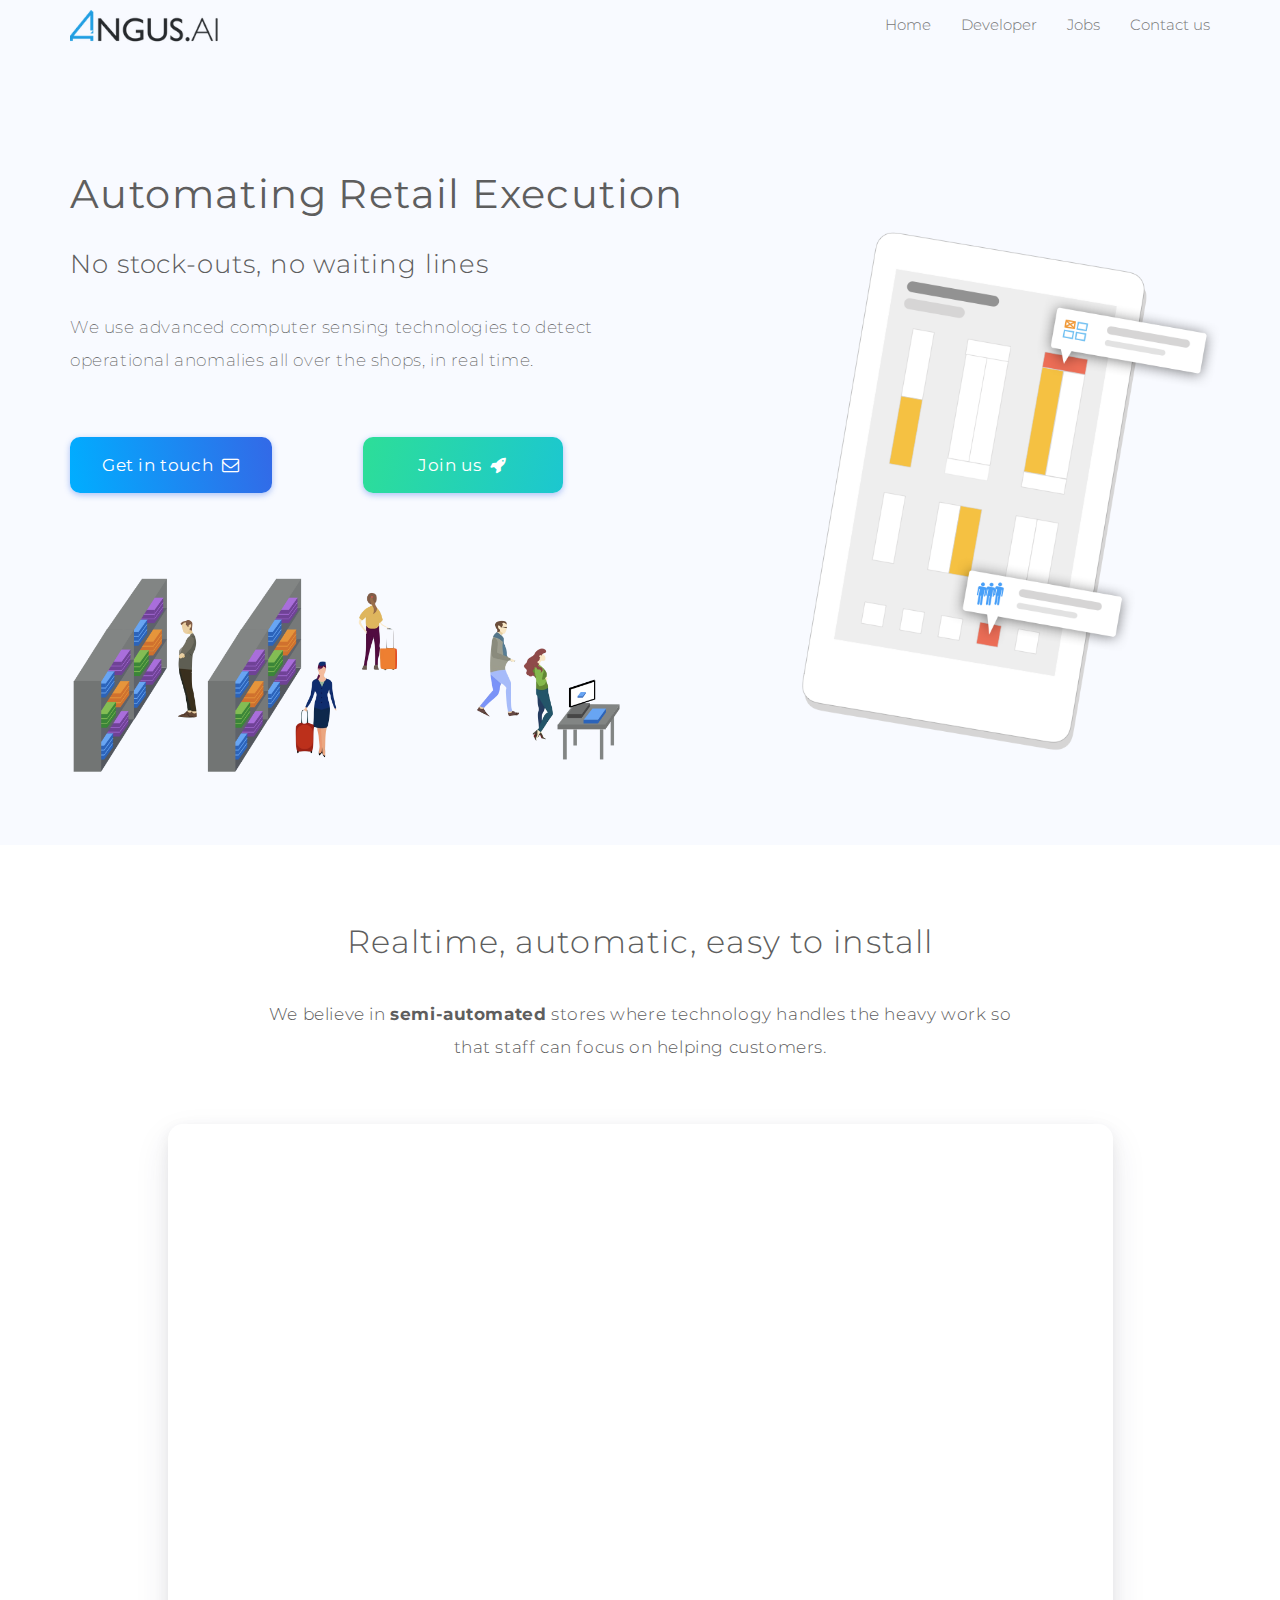
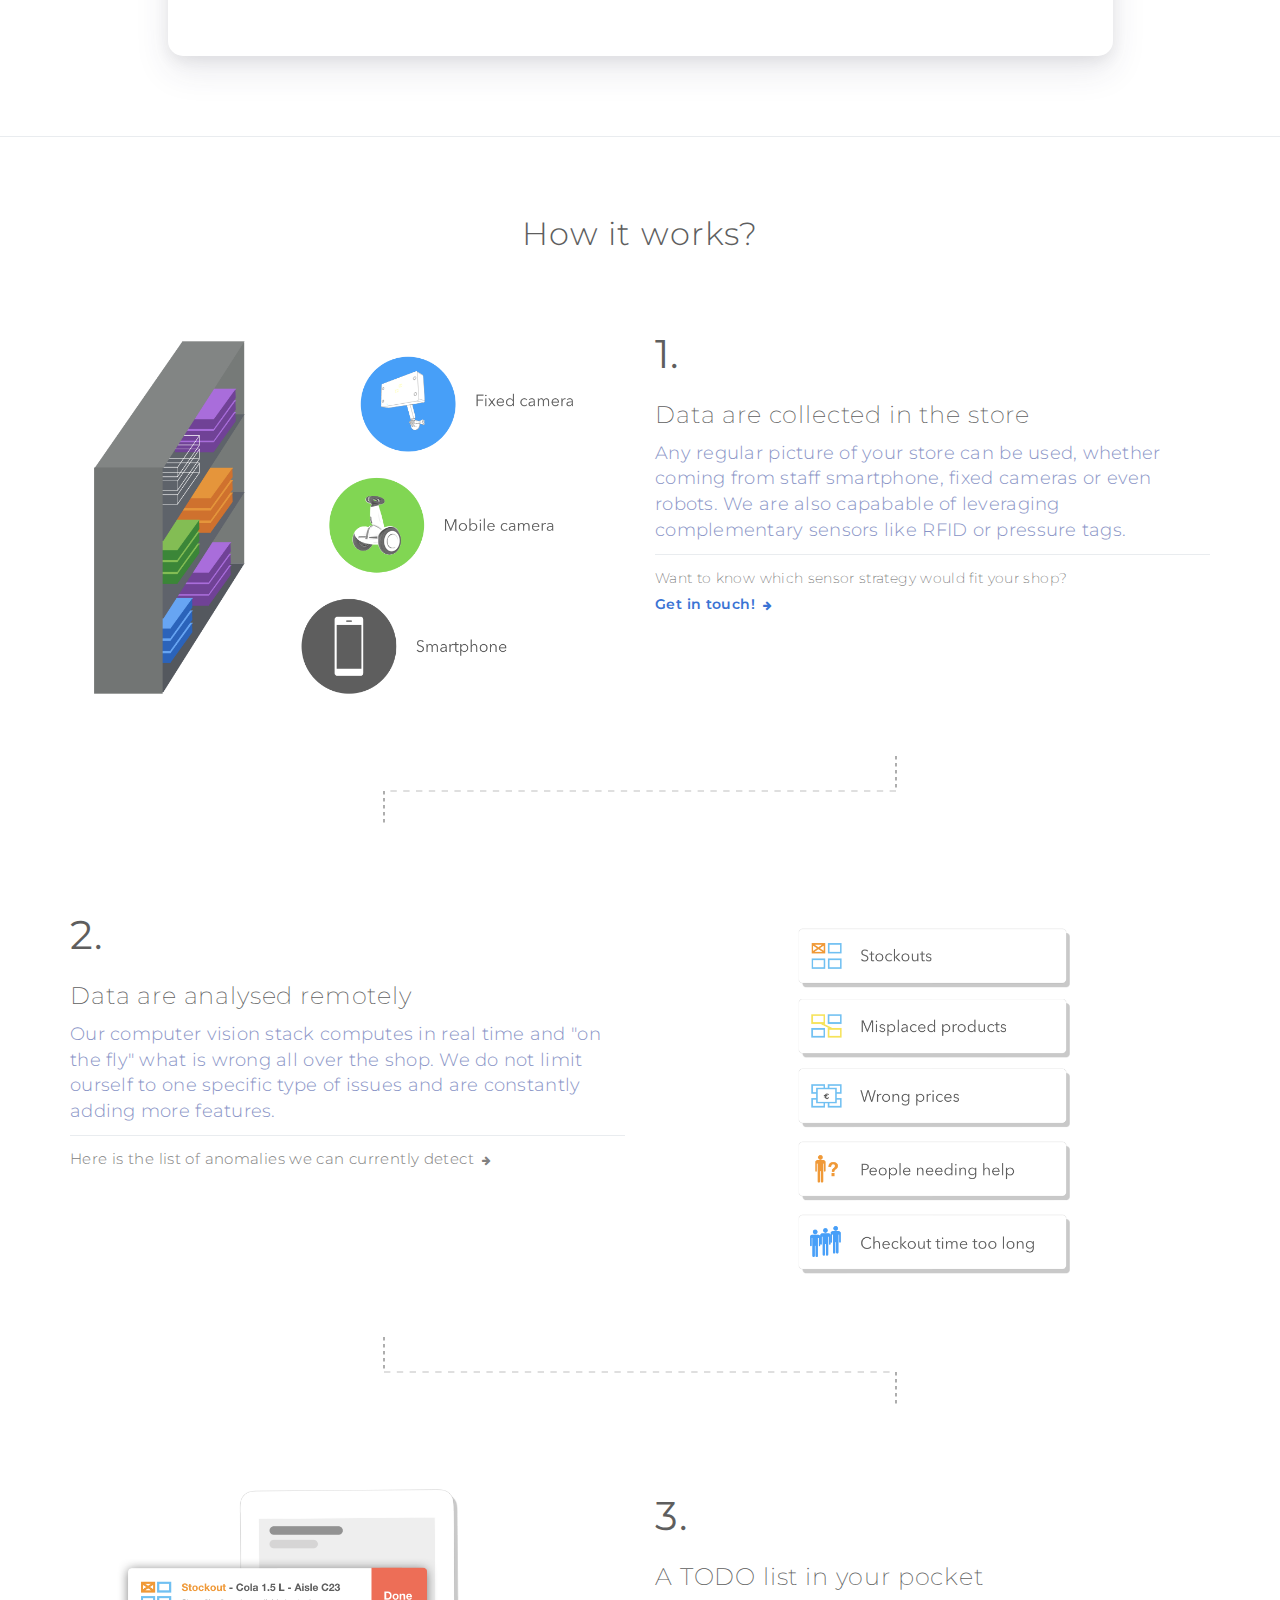
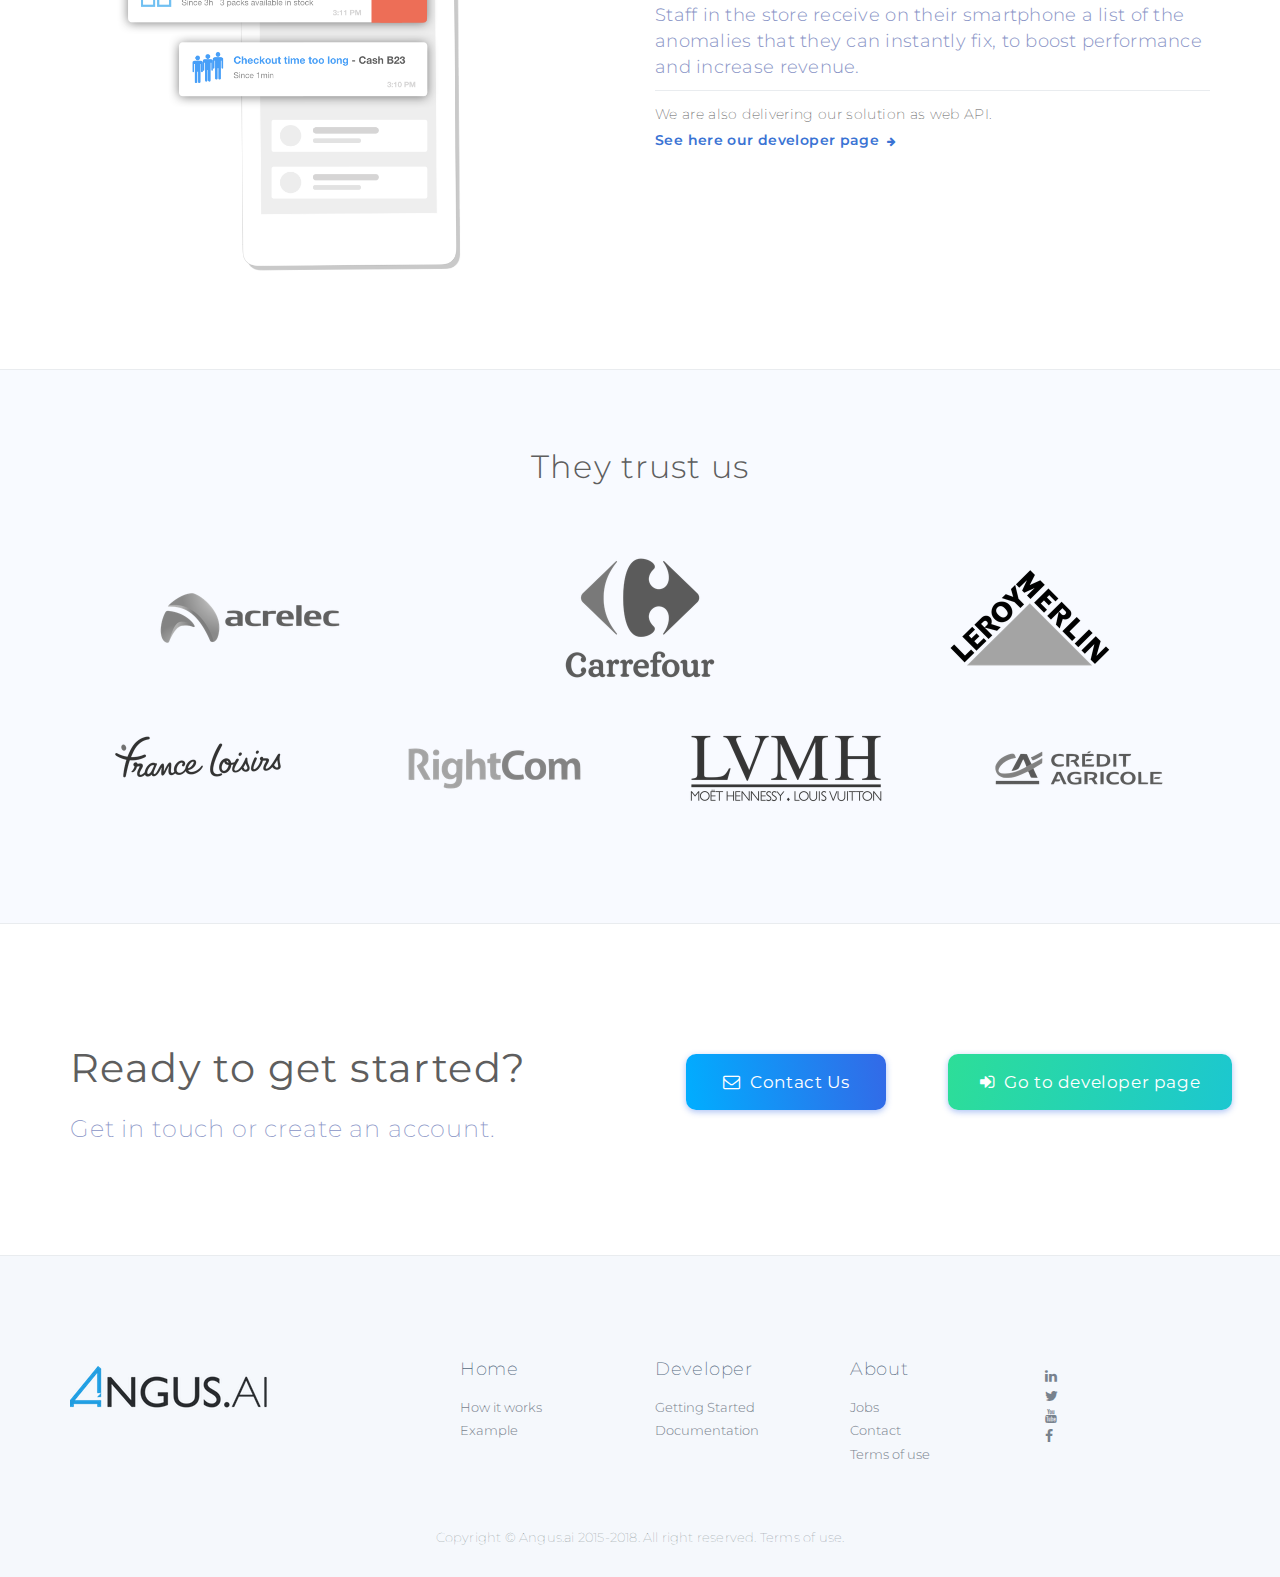
<file: index.html>
<!DOCTYPE html> 
<html>

<head>
  
  <meta charset="UTF-8">
  <meta name="description" content="Angus.ai main website">
  <meta name="keywords" content="HTML,CSS,XML,JavaScript">
  <meta name="author" content="Gwennael Gate, Aurelien Moreau">
  <meta name="viewport" content="width=device-width, initial-scale=1.0">
  
  <title>Angus.ai</title>
  
  <link rel="shortcut icon" type="image/png" href="static/img/favicon.ico" />

  <link rel="stylesheet" href="https://maxcdn.bootstrapcdn.com/bootstrap/3.3.7/css/bootstrap.min.css" integrity="sha384-BVYiiSIFeK1dGmJRAkycuHAHRg32OmUcww7on3RYdg4Va+PmSTsz/K68vbdEjh4u" crossorigin="anonymous">
  <link rel="stylesheet" href="static/vendor/font-awesome/css/font-awesome.min.css">
  <link href="https://fonts.googleapis.com/css?family=Montserrat:100,200,300,400,500,600,700" rel="stylesheet">
  <link rel="stylesheet" href="static/vendor/plyr/css/plyr.css">
  <link rel="stylesheet" href="static/css/new-age.css">
  <link rel="stylesheet" href="static/css/menu.css"> 
  
  
</head>

<body>
    
<nav class="navbar navbar-default navbar-static-top navbar-angus">
  <div class="container">
    <div class="navbar-header">
      <button type="button" class="navbar-toggle collapsed" data-toggle="collapse" data-target="#navbar" aria-expanded="false" aria-controls="navbar">
        <span class="sr-only">Toggle navigation</span>
        <span class="icon-bar"></span>
        <span class="icon-bar"></span>
        <span class="icon-bar"></span>
      </button>
      <a class="navbar-brand navbar-brand-angus" href="index.html"><img width="150" src="static/img/logo-angus-black.png"></a>
    </div>
    <div id="navbar" class="navbar-collapse collapse">
      <ul class="nav navbar-nav navbar-right">
        <li class=""><a href="index.html">Home</a></li>
        <li><a href="developers.html">Developer</a></li>
        <li><a href="jobs.html">Jobs</a></li>
        <li><a href="contact.html">Contact us</a></li>
        <!-- <li><a href="http://console.angus.ai" class="btn btn-blue-xs">Sign In</a></li> -->
      </ul>
    </div>
  </div>
</nav>



<header class="masthead">
  <div class="container" id="concept">
    <div class="topvspace100 hidden-xs"></div>
    <div class="row">
      <div class="col-sm-12">
        <h1 class="">Automating Retail Execution</h1>
      </div>
    </div>
    <div class="row">
      <div class="col-md-6">
        <h2 class="mb-5">No stock-outs, no waiting lines</h2>
        <h3 class="text-left">We use advanced computer sensing technologies to detect operational anomalies all over the shops, in real time.</h3>
        <div class="row topvspace50">
          <div class="col-sm-6 ">
            <a href="contact.html" class="btn btn-blue">Get in touch&nbsp;&nbsp;<i class="fa fa-envelope-o" aria-hidden="true"></i></a>
          </div>
          <div class="col-sm-6 ">
            <a href="jobs.html" class="btn btn-green">Join us&nbsp;&nbsp;<i class="fa fa-rocket" aria-hidden="true"></i></a>
          </div>

        </div>
        <div class="row topvspace50 hidden-sm hidden-xs">
            <img src="static/crop/new_img.024.png" style="max-width: 100%;" alt="">
        </div>
      </div>
      <div class="col-sm-6">
        <img src="static/new_img/new_img.030.png" class=" crop-img-int">
      </div>
    </div>
  </div>
</header>

<section class="features bottomborder" id="demo">
<div class="container topvspace50 vspace50">
  <div class="row">
    <div class="col-sm-8 col-centered">
      <h2 class="mt-5 text-center">Realtime, automatic, easy to install</h2>
      <h4 class="topvspace30 vspace10 text-center">We believe in <strong>semi-automated</strong> stores where technology handles the heavy work so that staff can focus on helping customers.
       </h4>
    </div>
  </div>
  <div class="row topvspace30">
    <div class="col-sm-10 col-centered">
      <div class=" center-block shadow" data-type="youtube" data-video-id="MGrXyllOG7c"></div>
    </div>
  </div>
</div>
</section>

<section class="features topvspace50" id="section1">
  <div class="container">
    <div class="row">
      <div class="col-sm-8 col-centered">
        <h2 class="mt-5 text-center">How it works?</h2>
      </div>
    </div>
    <div class="row topvspace50">
        <div class="col-sm-6">
          <img src="static/new_img/new_img.031.png" class="img-fluid" alt="" style="max-width:100%">
        </div>
        <div class="col-sm-6">
          <h1 class="text-left">1.</h1>
          <h3 class="text-left">Data are collected in the store</h3>
          <p class="vspace100 text-left bottomborder">Any regular picture of your store can be used, whether coming from staff smartphone, fixed cameras or even robots. We are also capabable of leveraging complementary sensors like RFID or pressure tags.</p>

          <h6 class="text-left">Want to know which sensor strategy would fit your shop?</h6> <h5 class="text-left"><a href="contact.html">Get in touch!</a></h5>
        </div>
    </div>
  </div>
  <svg class="topvspace30 hidden-xs" width="100%" height="100" viewBox="0 0 1000 100" preserveAspectRatio="none">
    <path d="M700 0 L 700 50 L 300 50 L 300 100" stroke="gray"
  stroke-width="1" stroke-dasharray="5,5" fill="none" />
  </svg>
</section>

<section class="features topvspace30">
  <div class="container">
    <div class="row">
      <div class="col-sm-6">
        <h1 class="text-left">2.</h1>
        <h3 class="text-left">Data are analysed remotely</h3>
        <p class="vspace100 text-left bottomborder">Our computer vision stack computes in real time and "on the fly" what is wrong all over the shop. We do not limit ourself to one specific type of issues and are constantly adding more features.  </p>

        <h5 class="text-left" style="color: gray">Here is the list of anomalies we can currently detect</h5>
      </div>
      <div class="col-sm-6">
          <img src="static/new_img/new_img.027.png" class="img-fluid" alt="" style="max-width:100%">

      </div>
    </div>
  </div>
  <svg class="topvspace30 hidden-xs" width="100%" height="100" viewBox="0 0 1000 100" preserveAspectRatio="none">
    <path d="M300 0 L 300 50 L 700 50 L 700 100" stroke="gray"
  stroke-width="1" stroke-dasharray="5,5" fill="none" />
  </svg>
</section>
<section class="features topvspace30">
  <div class="container vspace50">
    <div class="row">
        <div class="col-sm-6">
          <img src="static/new_img/new_img.029.png" class="img-fluid" alt="" style="max-width:100%">
        </div>
        <div class="col-sm-6">
          <h1 class="text-left">3.</h1>
          <h3 class="text-left">A TODO list in your pocket</h3>
          <p class="vspace100 text-left bottomborder">Staff in the store receive on their smartphone a list of the anomalies that they can instantly fix, to boost performance and increase revenue. </p>

          <h6 class="text-left">We are also delivering our solution as web API.</h6>
          <h5 class="text-left"><a href="developers.html">See here our developer page</a></h5>
        </div>
    </div>
  </div>
</section>

<section class="features topborder" id="brands">
<div class="container topvspace50 vspace50">
  <div class="row">
    <div class="col-sm-12 col-centered ">
      <h2 class="mt-5 text-center vspace50">They trust us</h2>
      <div class="row">
        <div class="col-sm-4">
          <img src="static/brands/brands.001.png" class="img-fluid center-block" alt="" style="width:200px">
        </div>
        <div class="col-sm-4">
          <img src="static/brands/brands.002.png" class="img-fluid center-block" alt="" style="width:200px">
        </div>
        <div class="col-sm-4">
          <img src="static/brands/brands.003.png" class="img-fluid center-block" alt="" style="width:200px">
        </div>
      </div>
      <div class="row">
        <div class="col-sm-3">
          <img src="static/brands/brands.004.png" class="img-fluid center-block" alt="" style="width:200px">
        </div>
        <div class="col-sm-3">
          <img src="static/brands/brands.005.png" class="img-fluid center-block" alt="" style="width:200px">
        </div>
        <div class="col-sm-3">
          <img src="static/brands/brands.006.png" class="img-fluid center-block" alt="" style="width:200px">
        </div>
        <div class="col-sm-3">
          <img src="static/brands/brands.007.png" class="img-fluid center-block" alt="" style="width:200px">
        </div>
      </div>
    </div>
  </div>
</div>
</section>

 
<section class="cta topborder">
  <div class="container">
    <div class="row">
      <div class="col-sm-6">
        <h1>Ready to get started?</h1>
        <h3 class="blue">Get in touch or create an account.</h3>
      </div>
      <div class="col-sm-6 text-center">
        <div class="row">
          <div class="col-md-6">
            <a href="contact.html" class="btn btn-blue ctabtn"><i class="fa fa-envelope-o" aria-hidden="true"></i>&nbsp; Contact Us</a>
          </div>
          <div class="col-md-6">
            <a href="developers.html" class="btn btn-green ctabtn"><i class="fa fa-sign-in" aria-hidden="true"></i>&nbsp; Go to developer page</a>
          </div>
        </div>
      </div>
    </div>
  </div>
</section>



 
<footer>
  <div class="footer topborder topvspace80">
    <div class="container">
      <div class="row">
        <div class="col-md-4">
          <img class="img-fluid" src="static/img/logo-angus-black.png">
        </div>
        <div class="col-md-2">
          <h3> Home </h3>
          <ul>
            <li> <a href="#section1"> How it works</a> </li>
            <li> <a href="#demo"> Example</a> </li>
          </ul>
        </div>
        <div class="col-md-2">
          <h3> Developer </h3>
          <ul>
            <li> <a href="developers.html"> Getting Started </a> </li>
            <li> <a href="http://doc.angus.ai/index.html"> Documentation </a> </li>
          </ul>
        </div>
        <div class="col-md-2">
          <h3> About </h3>
          <ul>
            <li> <a href="jobs.html"> Jobs </a> </li>
            <li> <a href="contact.html"> Contact </a> </li>
            <li> <a href="terms-of-use.html"> Terms of use </a> </li>
          </ul>
        </div>
        <div class="col-md-2">
          <div class="row topvspace30">
            <div class="col-xs-12">
              <a href="https://www.linkedin.com/company/9381933/"> <i class=" fa fa-linkedin">   </i> </a>
            </div>
          </div>
          <div class="row">
            <div class="col-xs-12">
              <a href="https://twitter.com/angus_ai"> <i class=" fa fa-twitter">   </i> </a>
            </div>
          </div>
          <div class="row">
            <div class="col-xs-12">
              <a href="https://www.youtube.com/channel/UC0gsBXDdrypygbbCJPYZnSw"> <i class=" fa fa-youtube">   </i> </a>
            </div>
          </div>
          <div class="row">
            <div class="col-xs-12">
              <a href="https://www.facebook.com/angusai/"> <i class=" fa fa-facebook">   </i> </a>
            </div>
          </div>
        </div>
      </div>
      <div class="row">
        <div class="col-xs-3"></div>
        <div class="col-xs-6">
          <p> Copyright &copy; Angus.ai 2015-2018. All right reserved. <a href="terms-of-use.html">Terms of use.</a> </p>
        </div>
        <div class="col-xs-3"></div>
      </div>
    </div>
  </div>
</footer>

 
  
  <script src="https://ajax.googleapis.com/ajax/libs/jquery/1.12.4/jquery.min.js"></script>
  <script async src="https://maxcdn.bootstrapcdn.com/bootstrap/3.3.7/js/bootstrap.min.js" integrity="sha384-Tc5IQib027qvyjSMfHjOMaLkfuWVxZxUPnCJA7l2mCWNIpG9mGCD8wGNIcPD7Txa" crossorigin="anonymous"></script>
  <script async type="text/javascript" src="static/vendor/plyr/js/plyr.js"></script>
  <script>
    (function(i, s, o, g, r, a, m) {
      i['GoogleAnalyticsObject'] = r;
      i[r] = i[r] || function() {
        (i[r].q = i[r].q || []).push(arguments)
      }, i[r].l = 1 * new Date();
      a = s.createElement(o),
        m = s.getElementsByTagName(o)[0];
      a.async = 1;
      a.src = g;
      m.parentNode.insertBefore(a, m)
    })(window, document, 'script', 'https://www.google-analytics.com/analytics.js', 'ga');
    ga('create', 'UA-61419532-1', 'auto');
    ga('send', 'pageview');
  </script>
  <script>
    $(window).on('load', function() {
      plyr.setup({ controls: ['play', 'progress', 'current-time', 'mute', 'volume', 'captions', 'fullscreen'] });
    });
  </script>
  <script>
  window.intercomSettings = {
    app_id: "f2di7kwy"
  };
  </script>
  <script>(function(){var w=window;var ic=w.Intercom;if(typeof ic==="function"){ic('reattach_activator');ic('update',intercomSettings);}else{var d=document;var i=function(){i.c(arguments)};i.q=[];i.c=function(args){i.q.push(args)};w.Intercom=i;function l(){var s=d.createElement('script');s.type='text/javascript';s.async=true;s.src='https://widget.intercom.io/widget/f2di7kwy';var x=d.getElementsByTagName('script')[0];x.parentNode.insertBefore(s,x);}if(w.attachEvent){w.attachEvent('onload',l);}else{w.addEventListener('load',l,false);}}})()</script>

  
</body>

</html>
</file>
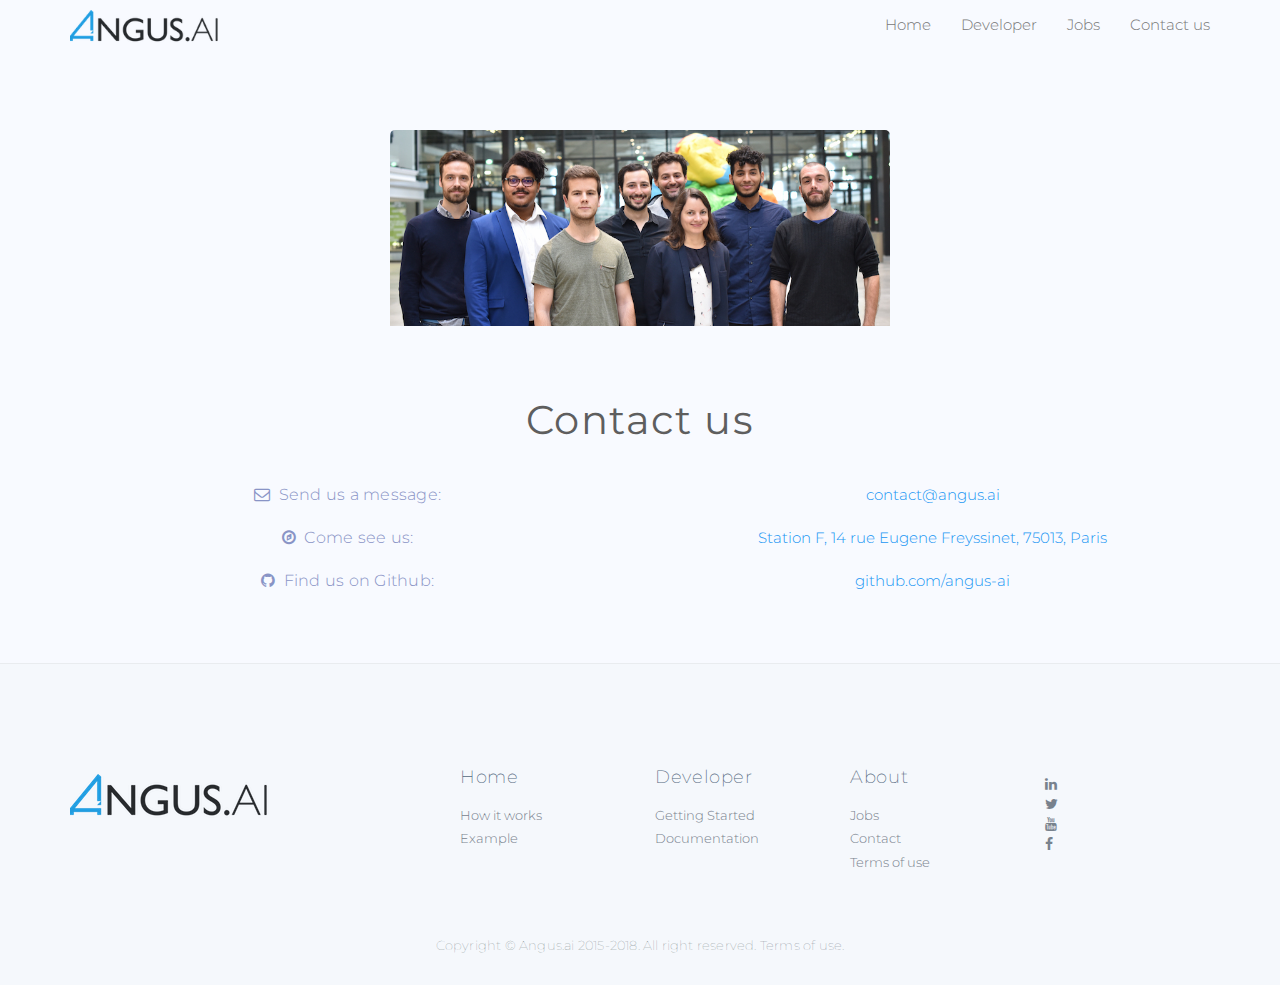
<file: contact.html>
<!DOCTYPE html> 
<html>

<head>
  
  <meta charset="UTF-8">
  <meta name="description" content="Angus.ai main website">
  <meta name="keywords" content="HTML,CSS,XML,JavaScript">
  <meta name="author" content="Gwennael Gate, Aurelien Moreau">
  <meta name="viewport" content="width=device-width, initial-scale=1.0">
  
  <title>Angus.ai</title>
  
  <link rel="shortcut icon" type="image/png" href="static/img/favicon.ico" />

  <link rel="stylesheet" href="https://maxcdn.bootstrapcdn.com/bootstrap/3.3.7/css/bootstrap.min.css" integrity="sha384-BVYiiSIFeK1dGmJRAkycuHAHRg32OmUcww7on3RYdg4Va+PmSTsz/K68vbdEjh4u" crossorigin="anonymous">
  <link rel="stylesheet" href="static/vendor/font-awesome/css/font-awesome.min.css">
  <link href="https://fonts.googleapis.com/css?family=Montserrat:100,200,300,400,500,600,700" rel="stylesheet">
  <link rel="stylesheet" href="static/vendor/plyr/css/plyr.css">
  <link rel="stylesheet" href="static/css/new-age.css">
  <link rel="stylesheet" href="static/css/menu.css"> 
  
<link rel="stylesheet" href="static/css/contact.css"> 
</head>

<body>
    
<nav class="navbar navbar-default navbar-static-top navbar-angus">
  <div class="container">
    <div class="navbar-header">
      <button type="button" class="navbar-toggle collapsed" data-toggle="collapse" data-target="#navbar" aria-expanded="false" aria-controls="navbar">
        <span class="sr-only">Toggle navigation</span>
        <span class="icon-bar"></span>
        <span class="icon-bar"></span>
        <span class="icon-bar"></span>
      </button>
      <a class="navbar-brand navbar-brand-angus" href="index.html"><img width="150" src="static/img/logo-angus-black.png"></a>
    </div>
    <div id="navbar" class="navbar-collapse collapse">
      <ul class="nav navbar-nav navbar-right">
        <li class=""><a href="index.html">Home</a></li>
        <li><a href="developers.html">Developer</a></li>
        <li><a href="jobs.html">Jobs</a></li>
        <li><a href="contact.html">Contact us</a></li>
        <!-- <li><a href="http://console.angus.ai" class="btn btn-blue-xs">Sign In</a></li> -->
      </ul>
    </div>
  </div>
</nav>


<header class="masthead">
  <div class="container">
    <div class="row topvspace80 text-center">
      <div class="col-sm-6 col-sm-offset-3">
        <img src="static/img/angus_team.jpeg" class="img-header" alt="">
      </div>
    </div>
    <div class="row  text-center">
      <div class="col-sm-6 col-sm-offset-3">
        <h1 class="topvspace50">Contact us</h1>
      </div>
    </div>
    <div class="row topvspace30 vspace10">
      <div class="col-sm-6 text-center">
        <p><i class="fa fa-envelope-o" aria-hidden="true"></i>&nbsp; Send us a message: </p>
      </div>
      <div class="col-sm-6 text-center">
        <a href="mailto:contact@angus.ai">contact@angus.ai</a>
      </div>
    </div>
    <div class="row vspace10">
      <div class="col-sm-6 text-center">
        <p><i class="fa fa-compass" aria-hidden="true"></i>&nbsp; Come see us: </p>
      </div>
      <div class="col-sm-6 text-center">
        <a href="https://www.google.fr/maps/search/Station+F,+55+bd+Vincent+Auriol,+75013,+Paris/@48.8340809,2.3689539,17z/data=!3m1!4b1?hl=en">Station F, 14 rue Eugene Freyssinet, 75013, Paris</a>
      </div>
    </div>
    <div class="row vspace10">
      <div class="col-sm-6 text-center">
        <p><i class="fa fa-github" aria-hidden="true"></i>&nbsp; Find us on Github: </p>
      </div>
      <div class="col-sm-6 text-center">
        <a href="https://github.com/angus-ai/">github.com/angus-ai</a>
      </div>
    </div>
  </div>
</header>

 
<footer>
  <div class="footer topborder topvspace80">
    <div class="container">
      <div class="row">
        <div class="col-md-4">
          <img class="img-fluid" src="static/img/logo-angus-black.png">
        </div>
        <div class="col-md-2">
          <h3> Home </h3>
          <ul>
            <li> <a href="#section1"> How it works</a> </li>
            <li> <a href="#demo"> Example</a> </li>
          </ul>
        </div>
        <div class="col-md-2">
          <h3> Developer </h3>
          <ul>
            <li> <a href="developers.html"> Getting Started </a> </li>
            <li> <a href="http://doc.angus.ai/index.html"> Documentation </a> </li>
          </ul>
        </div>
        <div class="col-md-2">
          <h3> About </h3>
          <ul>
            <li> <a href="jobs.html"> Jobs </a> </li>
            <li> <a href="contact.html"> Contact </a> </li>
            <li> <a href="terms-of-use.html"> Terms of use </a> </li>
          </ul>
        </div>
        <div class="col-md-2">
          <div class="row topvspace30">
            <div class="col-xs-12">
              <a href="https://www.linkedin.com/company/9381933/"> <i class=" fa fa-linkedin">   </i> </a>
            </div>
          </div>
          <div class="row">
            <div class="col-xs-12">
              <a href="https://twitter.com/angus_ai"> <i class=" fa fa-twitter">   </i> </a>
            </div>
          </div>
          <div class="row">
            <div class="col-xs-12">
              <a href="https://www.youtube.com/channel/UC0gsBXDdrypygbbCJPYZnSw"> <i class=" fa fa-youtube">   </i> </a>
            </div>
          </div>
          <div class="row">
            <div class="col-xs-12">
              <a href="https://www.facebook.com/angusai/"> <i class=" fa fa-facebook">   </i> </a>
            </div>
          </div>
        </div>
      </div>
      <div class="row">
        <div class="col-xs-3"></div>
        <div class="col-xs-6">
          <p> Copyright &copy; Angus.ai 2015-2018. All right reserved. <a href="terms-of-use.html">Terms of use.</a> </p>
        </div>
        <div class="col-xs-3"></div>
      </div>
    </div>
  </div>
</footer>

 
  
  <script src="https://ajax.googleapis.com/ajax/libs/jquery/1.12.4/jquery.min.js"></script>
  <script async src="https://maxcdn.bootstrapcdn.com/bootstrap/3.3.7/js/bootstrap.min.js" integrity="sha384-Tc5IQib027qvyjSMfHjOMaLkfuWVxZxUPnCJA7l2mCWNIpG9mGCD8wGNIcPD7Txa" crossorigin="anonymous"></script>
  <script async type="text/javascript" src="static/vendor/plyr/js/plyr.js"></script>
  <script>
    (function(i, s, o, g, r, a, m) {
      i['GoogleAnalyticsObject'] = r;
      i[r] = i[r] || function() {
        (i[r].q = i[r].q || []).push(arguments)
      }, i[r].l = 1 * new Date();
      a = s.createElement(o),
        m = s.getElementsByTagName(o)[0];
      a.async = 1;
      a.src = g;
      m.parentNode.insertBefore(a, m)
    })(window, document, 'script', 'https://www.google-analytics.com/analytics.js', 'ga');
    ga('create', 'UA-61419532-1', 'auto');
    ga('send', 'pageview');
  </script>
  <script>
    $(window).on('load', function() {
      plyr.setup({ controls: ['play', 'progress', 'current-time', 'mute', 'volume', 'captions', 'fullscreen'] });
    });
  </script>
  <script>
  window.intercomSettings = {
    app_id: "f2di7kwy"
  };
  </script>
  <script>(function(){var w=window;var ic=w.Intercom;if(typeof ic==="function"){ic('reattach_activator');ic('update',intercomSettings);}else{var d=document;var i=function(){i.c(arguments)};i.q=[];i.c=function(args){i.q.push(args)};w.Intercom=i;function l(){var s=d.createElement('script');s.type='text/javascript';s.async=true;s.src='https://widget.intercom.io/widget/f2di7kwy';var x=d.getElementsByTagName('script')[0];x.parentNode.insertBefore(s,x);}if(w.attachEvent){w.attachEvent('onload',l);}else{w.addEventListener('load',l,false);}}})()</script>

  
</body>

</html>
</file>
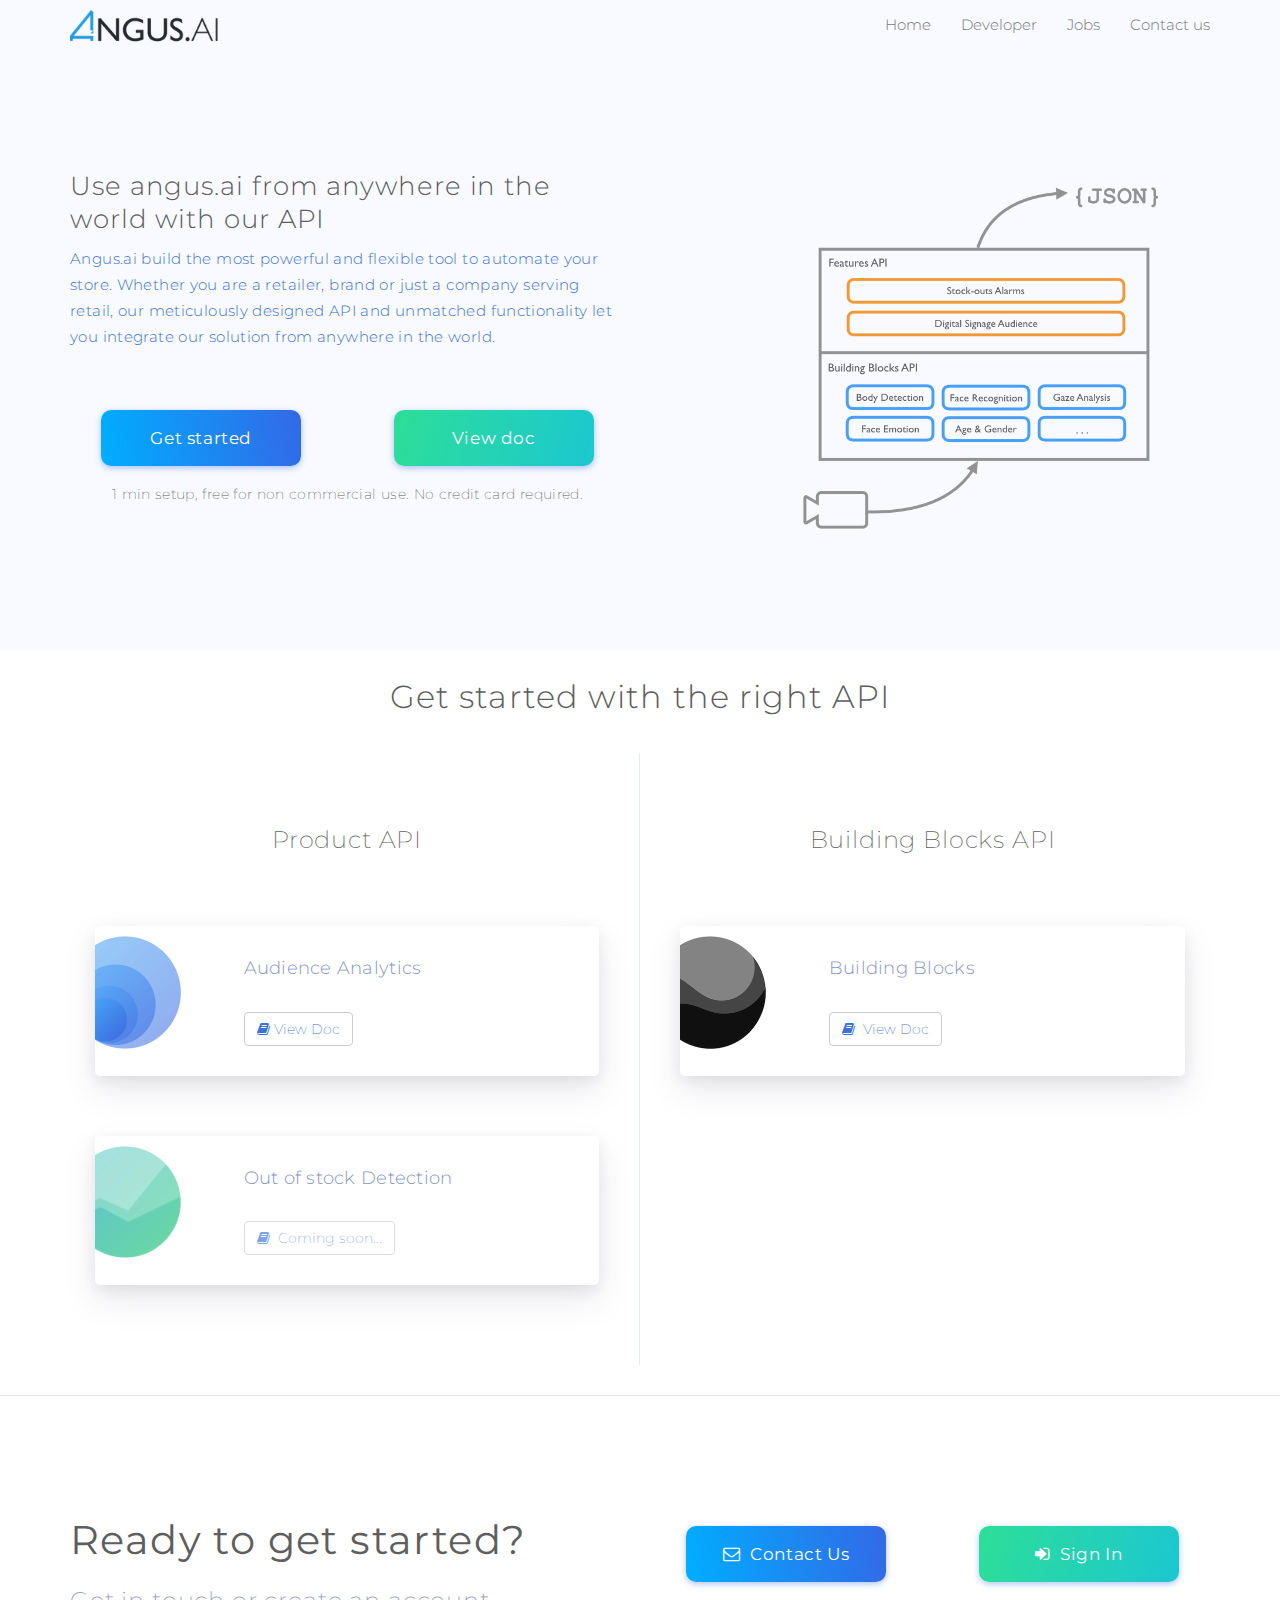
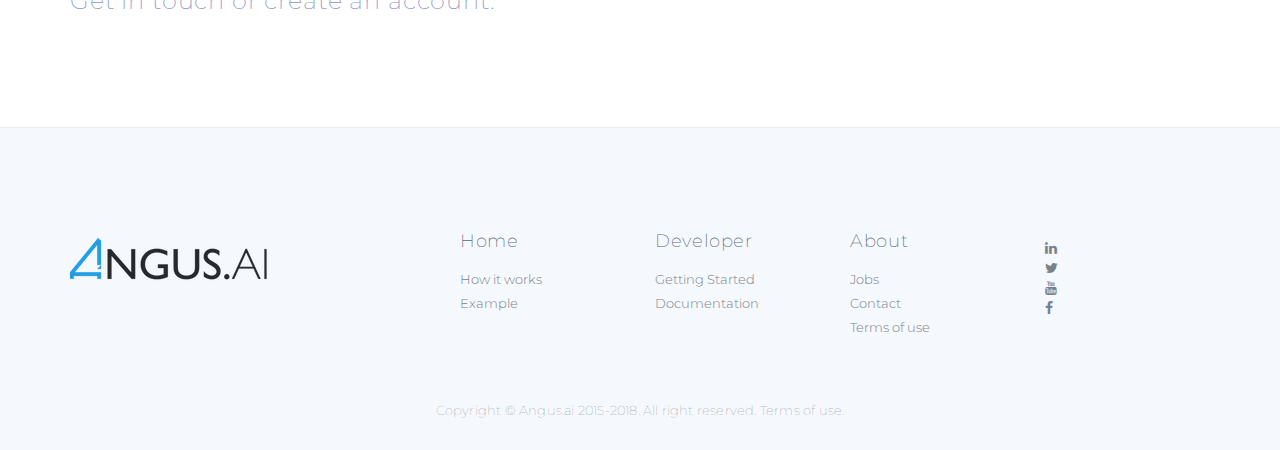
<file: developers.html>
<!DOCTYPE html> 
<html>

<head>
  
  <meta charset="UTF-8">
  <meta name="description" content="Angus.ai main website">
  <meta name="keywords" content="HTML,CSS,XML,JavaScript">
  <meta name="author" content="Gwennael Gate, Aurelien Moreau">
  <meta name="viewport" content="width=device-width, initial-scale=1.0">
  
  <title>Angus.ai</title>
  
  <link rel="shortcut icon" type="image/png" href="static/img/favicon.ico" />

  <link rel="stylesheet" href="https://maxcdn.bootstrapcdn.com/bootstrap/3.3.7/css/bootstrap.min.css" integrity="sha384-BVYiiSIFeK1dGmJRAkycuHAHRg32OmUcww7on3RYdg4Va+PmSTsz/K68vbdEjh4u" crossorigin="anonymous">
  <link rel="stylesheet" href="static/vendor/font-awesome/css/font-awesome.min.css">
  <link href="https://fonts.googleapis.com/css?family=Montserrat:100,200,300,400,500,600,700" rel="stylesheet">
  <link rel="stylesheet" href="static/vendor/plyr/css/plyr.css">
  <link rel="stylesheet" href="static/css/new-age.css">
  <link rel="stylesheet" href="static/css/menu.css"> 
  
<link rel="stylesheet" href="static/css/developers.css"> 
</head>

<body>
    
<nav class="navbar navbar-default navbar-static-top navbar-angus">
  <div class="container">
    <div class="navbar-header">
      <button type="button" class="navbar-toggle collapsed" data-toggle="collapse" data-target="#navbar" aria-expanded="false" aria-controls="navbar">
        <span class="sr-only">Toggle navigation</span>
        <span class="icon-bar"></span>
        <span class="icon-bar"></span>
        <span class="icon-bar"></span>
      </button>
      <a class="navbar-brand navbar-brand-angus" href="index.html"><img width="150" src="static/img/logo-angus-black.png"></a>
    </div>
    <div id="navbar" class="navbar-collapse collapse">
      <ul class="nav navbar-nav navbar-right">
        <li class=""><a href="index.html">Home</a></li>
        <li><a href="developers.html">Developer</a></li>
        <li><a href="jobs.html">Jobs</a></li>
        <li><a href="contact.html">Contact us</a></li>
        <!-- <li><a href="http://console.angus.ai" class="btn btn-blue-xs">Sign In</a></li> -->
      </ul>
    </div>
  </div>
</nav>


<header class="masthead">
  <!-- <div class="masthead_bg"></div> -->
  <div class="container" id="concept">
    <div class="topvspace100 hidden-xs"></div>
    <div class="row">
      <div class="col-md-6">
        <h2 class="">Use angus.ai from anywhere in the world with our API</h2>
        <h5 class="text-left">Angus.ai build the most powerful and flexible tool to automate your store. Whether you are a retailer, brand or just a company serving retail, our meticulously designed API and unmatched functionality let you integrate our solution from anywhere in the world.</h5>
        <div class="row topvspace50">
          <div class="col-sm-6 text-center">
            <a href="http://console.angus.ai" class="btn btn-blue">Get started</a>
          </div>
          <div class="col-sm-6 text-center">
            <a href="http://doc.angus.ai/index.html" class="btn btn-green">View doc</a>
          </div>
          <br>
          <h6 class="mb-5 text-center">1 min setup, free for non commercial use. No credit card required.</h6>
        </div>
      </div>
      <div class="col-sm-6">
        <img src="static/new_img/new_img.028.png" class=" crop-img-int-developer">
      </div>
    </div>
  </div>
</header>

<section class="features dev">
  <div class="container">
    <div class="section-heading text-center">
      <h2>Get started with the right API</h2>
      <p class="vspace10"></p>
    </div>
    <div class="row">
      <div class="col-sm-6 padtopbot rightborder">
        <div class="row">
          <div class="col-sm-12">
            <div class="text-center vspace30">
              <h3>Product API</h3>
            </div>
          </div>
        </div>
        <div class="row">
          <div class="col-sm-12 pad">
            <div class="card">
              <div class="row">
                <div class="col-xs-3">
                  <img src="static/new_img/new_img.012.png" class="crop-img" alt="">
                </div>
                <div class="col-xs-9">
                  <p>Audience Analytics</p>
                  <a href="http://doc.angus.ai/audience-analytics/index.html" class="btn btn-default btn-doc"><i class="fa fa fa-book" aria-hidden="true"></i>&nbsp;View Doc</a>
                </div>
              </div>
            </div>
          </div>
        </div>
        <div class="row">
          <div class="col-sm-12 pad">
            <div class="card">
              <div class="row">
                <div class="col-xs-3 vcenter">
                  <img src="static/new_img/new_img.013.png" class="crop-img" alt="">
                </div>
                <div class="col-xs-9">
                  <p>Out of stock Detection</p>
                  <a href="#download" class="btn btn-default btn-doc disabled"><i class="fa fa fa-book" aria-hidden="true"></i>&nbsp; Coming soon...</a>
                </div>
              </div>
            </div>
          </div>
        </div>
      </div>
      <div class="col-sm-6 padtopbot">
        <div class="row">
          <div class="col-sm-12">
            <div class="text-center vspace30">
              <h3>Building Blocks API</h3>
            </div>
          </div>
        </div>
        <div class="row">
          <div class="col-sm-12 pad">
            <div class="card">
              <div class="row">
                <div class="col-xs-3 vcenter">
                  <img src="static/new_img/new_img.011.png" class="crop-img" alt="">
                </div>
                <div class="col-xs-9">
                  <p>Building Blocks</p>
                  <a href="http://doc.angus.ai/restful/building-blocks/getstarted_block.html" class="btn btn-default btn-doc"><i class="fa fa fa-book" aria-hidden="true"></i>&nbsp; View Doc</a>
                </div>
              </div>
            </div>
          </div>
        </div>
      </div>
    </div>
  </div>
</section>

 
<section class="cta topborder">
  <div class="container">
    <div class="row">
      <div class="col-sm-6">
        <h1>Ready to get started?</h1>
        <h3 class="blue">Get in touch or create an account.</h3>
      </div>
      <div class="col-sm-6 text-center">
        <div class="row">
          <div class="col-md-6">
            <a href="contact.html" class="btn btn-blue ctabtn"><i class="fa fa-envelope-o" aria-hidden="true"></i>&nbsp; Contact Us</a>
          </div>
          <div class="col-md-6">
            <a href="http://console.angus.ai" class="btn btn-green ctabtn"><i class="fa fa-sign-in" aria-hidden="true"></i>&nbsp; Sign In</a>
          </div>
        </div>
      </div>
    </div>
  </div>
</section>

  
<footer>
  <div class="footer topborder topvspace80">
    <div class="container">
      <div class="row">
        <div class="col-md-4">
          <img class="img-fluid" src="static/img/logo-angus-black.png">
        </div>
        <div class="col-md-2">
          <h3> Home </h3>
          <ul>
            <li> <a href="#section1"> How it works</a> </li>
            <li> <a href="#demo"> Example</a> </li>
          </ul>
        </div>
        <div class="col-md-2">
          <h3> Developer </h3>
          <ul>
            <li> <a href="developers.html"> Getting Started </a> </li>
            <li> <a href="http://doc.angus.ai/index.html"> Documentation </a> </li>
          </ul>
        </div>
        <div class="col-md-2">
          <h3> About </h3>
          <ul>
            <li> <a href="jobs.html"> Jobs </a> </li>
            <li> <a href="contact.html"> Contact </a> </li>
            <li> <a href="terms-of-use.html"> Terms of use </a> </li>
          </ul>
        </div>
        <div class="col-md-2">
          <div class="row topvspace30">
            <div class="col-xs-12">
              <a href="https://www.linkedin.com/company/9381933/"> <i class=" fa fa-linkedin">   </i> </a>
            </div>
          </div>
          <div class="row">
            <div class="col-xs-12">
              <a href="https://twitter.com/angus_ai"> <i class=" fa fa-twitter">   </i> </a>
            </div>
          </div>
          <div class="row">
            <div class="col-xs-12">
              <a href="https://www.youtube.com/channel/UC0gsBXDdrypygbbCJPYZnSw"> <i class=" fa fa-youtube">   </i> </a>
            </div>
          </div>
          <div class="row">
            <div class="col-xs-12">
              <a href="https://www.facebook.com/angusai/"> <i class=" fa fa-facebook">   </i> </a>
            </div>
          </div>
        </div>
      </div>
      <div class="row">
        <div class="col-xs-3"></div>
        <div class="col-xs-6">
          <p> Copyright &copy; Angus.ai 2015-2018. All right reserved. <a href="terms-of-use.html">Terms of use.</a> </p>
        </div>
        <div class="col-xs-3"></div>
      </div>
    </div>
  </div>
</footer>

 
  
  <script src="https://ajax.googleapis.com/ajax/libs/jquery/1.12.4/jquery.min.js"></script>
  <script async src="https://maxcdn.bootstrapcdn.com/bootstrap/3.3.7/js/bootstrap.min.js" integrity="sha384-Tc5IQib027qvyjSMfHjOMaLkfuWVxZxUPnCJA7l2mCWNIpG9mGCD8wGNIcPD7Txa" crossorigin="anonymous"></script>
  <script async type="text/javascript" src="static/vendor/plyr/js/plyr.js"></script>
  <script>
    (function(i, s, o, g, r, a, m) {
      i['GoogleAnalyticsObject'] = r;
      i[r] = i[r] || function() {
        (i[r].q = i[r].q || []).push(arguments)
      }, i[r].l = 1 * new Date();
      a = s.createElement(o),
        m = s.getElementsByTagName(o)[0];
      a.async = 1;
      a.src = g;
      m.parentNode.insertBefore(a, m)
    })(window, document, 'script', 'https://www.google-analytics.com/analytics.js', 'ga');
    ga('create', 'UA-61419532-1', 'auto');
    ga('send', 'pageview');
  </script>
  <script>
    $(window).on('load', function() {
      plyr.setup({ controls: ['play', 'progress', 'current-time', 'mute', 'volume', 'captions', 'fullscreen'] });
    });
  </script>
  <script>
  window.intercomSettings = {
    app_id: "f2di7kwy"
  };
  </script>
  <script>(function(){var w=window;var ic=w.Intercom;if(typeof ic==="function"){ic('reattach_activator');ic('update',intercomSettings);}else{var d=document;var i=function(){i.c(arguments)};i.q=[];i.c=function(args){i.q.push(args)};w.Intercom=i;function l(){var s=d.createElement('script');s.type='text/javascript';s.async=true;s.src='https://widget.intercom.io/widget/f2di7kwy';var x=d.getElementsByTagName('script')[0];x.parentNode.insertBefore(s,x);}if(w.attachEvent){w.attachEvent('onload',l);}else{w.addEventListener('load',l,false);}}})()</script>

  
</body>

</html>
</file>
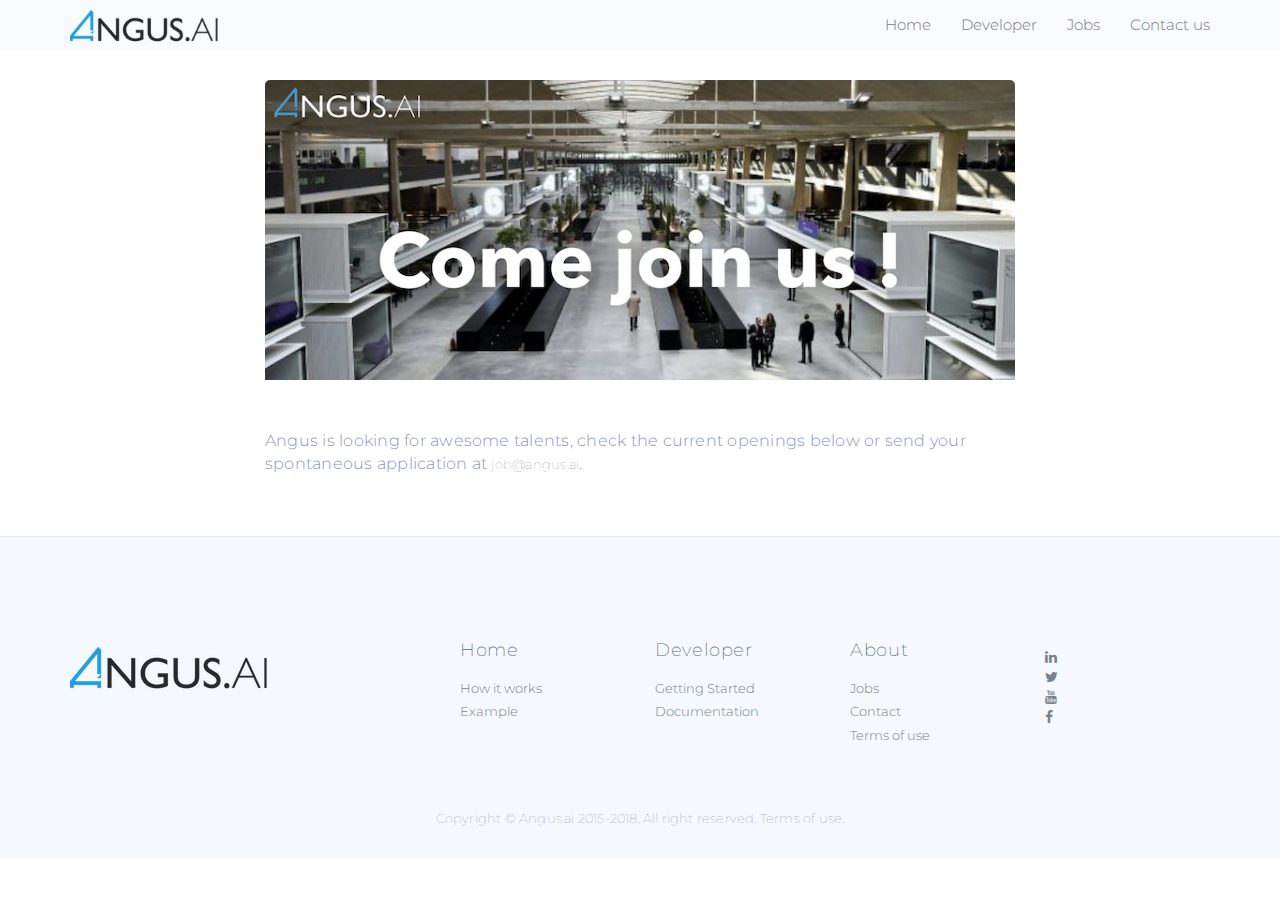
<file: jobs.html>
<!DOCTYPE html> 
<html>

<head>
  
  <meta charset="UTF-8">
  <meta name="description" content="Angus.ai main website">
  <meta name="keywords" content="HTML,CSS,XML,JavaScript">
  <meta name="author" content="Gwennael Gate, Aurelien Moreau">
  <meta name="viewport" content="width=device-width, initial-scale=1.0">
  
  <title>Angus.ai</title>
  
  <link rel="shortcut icon" type="image/png" href="static/img/favicon.ico" />

  <link rel="stylesheet" href="https://maxcdn.bootstrapcdn.com/bootstrap/3.3.7/css/bootstrap.min.css" integrity="sha384-BVYiiSIFeK1dGmJRAkycuHAHRg32OmUcww7on3RYdg4Va+PmSTsz/K68vbdEjh4u" crossorigin="anonymous">
  <link rel="stylesheet" href="static/vendor/font-awesome/css/font-awesome.min.css">
  <link href="https://fonts.googleapis.com/css?family=Montserrat:100,200,300,400,500,600,700" rel="stylesheet">
  <link rel="stylesheet" href="static/vendor/plyr/css/plyr.css">
  <link rel="stylesheet" href="static/css/new-age.css">
  <link rel="stylesheet" href="static/css/menu.css"> 
  
<link rel="stylesheet" href="static/css/jobs.css"> 
</head>

<body>
    
<nav class="navbar navbar-default navbar-static-top navbar-angus">
  <div class="container">
    <div class="navbar-header">
      <button type="button" class="navbar-toggle collapsed" data-toggle="collapse" data-target="#navbar" aria-expanded="false" aria-controls="navbar">
        <span class="sr-only">Toggle navigation</span>
        <span class="icon-bar"></span>
        <span class="icon-bar"></span>
        <span class="icon-bar"></span>
      </button>
      <a class="navbar-brand navbar-brand-angus" href="index.html"><img width="150" src="static/img/logo-angus-black.png"></a>
    </div>
    <div id="navbar" class="navbar-collapse collapse">
      <ul class="nav navbar-nav navbar-right">
        <li class=""><a href="index.html">Home</a></li>
        <li><a href="developers.html">Developer</a></li>
        <li><a href="jobs.html">Jobs</a></li>
        <li><a href="contact.html">Contact us</a></li>
        <!-- <li><a href="http://console.angus.ai" class="btn btn-blue-xs">Sign In</a></li> -->
      </ul>
    </div>
  </div>
</nav>


<div class="container">
  <div class="row topvspace30 vspace50">
  <div class="col-sm-8 col-sm-offset-2">
    <img src="static/img/jobs.png" class="img-top" alt="">

    <div class="topvspace50">
      <p>Angus is looking for awesome talents, check the current openings below or send your spontaneous application at <a href="mailto:job@angus.ai">job@angus.ai</a>.</p>
    </div>

    <script src='https://www.welcomekit.co/assets/embed.js' type='text/javascript'></script>
    <script type='text/javascript'>
      welcomeKitReady(function() {
      var wk = new WelcomeKitEmbed('NRM30JL')
      wk.group('department')
      wk.display(["officeCity","contractType"])
      wk.locale('en')
      wk.website('station-f-job-board')
      wk.render()
      })
    </script>
    <div id='welcomekit-embed'></div>

  </div>
</div>
</div>
</div>

 
<footer>
  <div class="footer topborder topvspace80">
    <div class="container">
      <div class="row">
        <div class="col-md-4">
          <img class="img-fluid" src="static/img/logo-angus-black.png">
        </div>
        <div class="col-md-2">
          <h3> Home </h3>
          <ul>
            <li> <a href="#section1"> How it works</a> </li>
            <li> <a href="#demo"> Example</a> </li>
          </ul>
        </div>
        <div class="col-md-2">
          <h3> Developer </h3>
          <ul>
            <li> <a href="developers.html"> Getting Started </a> </li>
            <li> <a href="http://doc.angus.ai/index.html"> Documentation </a> </li>
          </ul>
        </div>
        <div class="col-md-2">
          <h3> About </h3>
          <ul>
            <li> <a href="jobs.html"> Jobs </a> </li>
            <li> <a href="contact.html"> Contact </a> </li>
            <li> <a href="terms-of-use.html"> Terms of use </a> </li>
          </ul>
        </div>
        <div class="col-md-2">
          <div class="row topvspace30">
            <div class="col-xs-12">
              <a href="https://www.linkedin.com/company/9381933/"> <i class=" fa fa-linkedin">   </i> </a>
            </div>
          </div>
          <div class="row">
            <div class="col-xs-12">
              <a href="https://twitter.com/angus_ai"> <i class=" fa fa-twitter">   </i> </a>
            </div>
          </div>
          <div class="row">
            <div class="col-xs-12">
              <a href="https://www.youtube.com/channel/UC0gsBXDdrypygbbCJPYZnSw"> <i class=" fa fa-youtube">   </i> </a>
            </div>
          </div>
          <div class="row">
            <div class="col-xs-12">
              <a href="https://www.facebook.com/angusai/"> <i class=" fa fa-facebook">   </i> </a>
            </div>
          </div>
        </div>
      </div>
      <div class="row">
        <div class="col-xs-3"></div>
        <div class="col-xs-6">
          <p> Copyright &copy; Angus.ai 2015-2018. All right reserved. <a href="terms-of-use.html">Terms of use.</a> </p>
        </div>
        <div class="col-xs-3"></div>
      </div>
    </div>
  </div>
</footer>

 
  
  <script src="https://ajax.googleapis.com/ajax/libs/jquery/1.12.4/jquery.min.js"></script>
  <script async src="https://maxcdn.bootstrapcdn.com/bootstrap/3.3.7/js/bootstrap.min.js" integrity="sha384-Tc5IQib027qvyjSMfHjOMaLkfuWVxZxUPnCJA7l2mCWNIpG9mGCD8wGNIcPD7Txa" crossorigin="anonymous"></script>
  <script async type="text/javascript" src="static/vendor/plyr/js/plyr.js"></script>
  <script>
    (function(i, s, o, g, r, a, m) {
      i['GoogleAnalyticsObject'] = r;
      i[r] = i[r] || function() {
        (i[r].q = i[r].q || []).push(arguments)
      }, i[r].l = 1 * new Date();
      a = s.createElement(o),
        m = s.getElementsByTagName(o)[0];
      a.async = 1;
      a.src = g;
      m.parentNode.insertBefore(a, m)
    })(window, document, 'script', 'https://www.google-analytics.com/analytics.js', 'ga');
    ga('create', 'UA-61419532-1', 'auto');
    ga('send', 'pageview');
  </script>
  <script>
    $(window).on('load', function() {
      plyr.setup({ controls: ['play', 'progress', 'current-time', 'mute', 'volume', 'captions', 'fullscreen'] });
    });
  </script>
  <script>
  window.intercomSettings = {
    app_id: "f2di7kwy"
  };
  </script>
  <script>(function(){var w=window;var ic=w.Intercom;if(typeof ic==="function"){ic('reattach_activator');ic('update',intercomSettings);}else{var d=document;var i=function(){i.c(arguments)};i.q=[];i.c=function(args){i.q.push(args)};w.Intercom=i;function l(){var s=d.createElement('script');s.type='text/javascript';s.async=true;s.src='https://widget.intercom.io/widget/f2di7kwy';var x=d.getElementsByTagName('script')[0];x.parentNode.insertBefore(s,x);}if(w.attachEvent){w.attachEvent('onload',l);}else{w.addEventListener('load',l,false);}}})()</script>

  
</body>

</html>
</file>
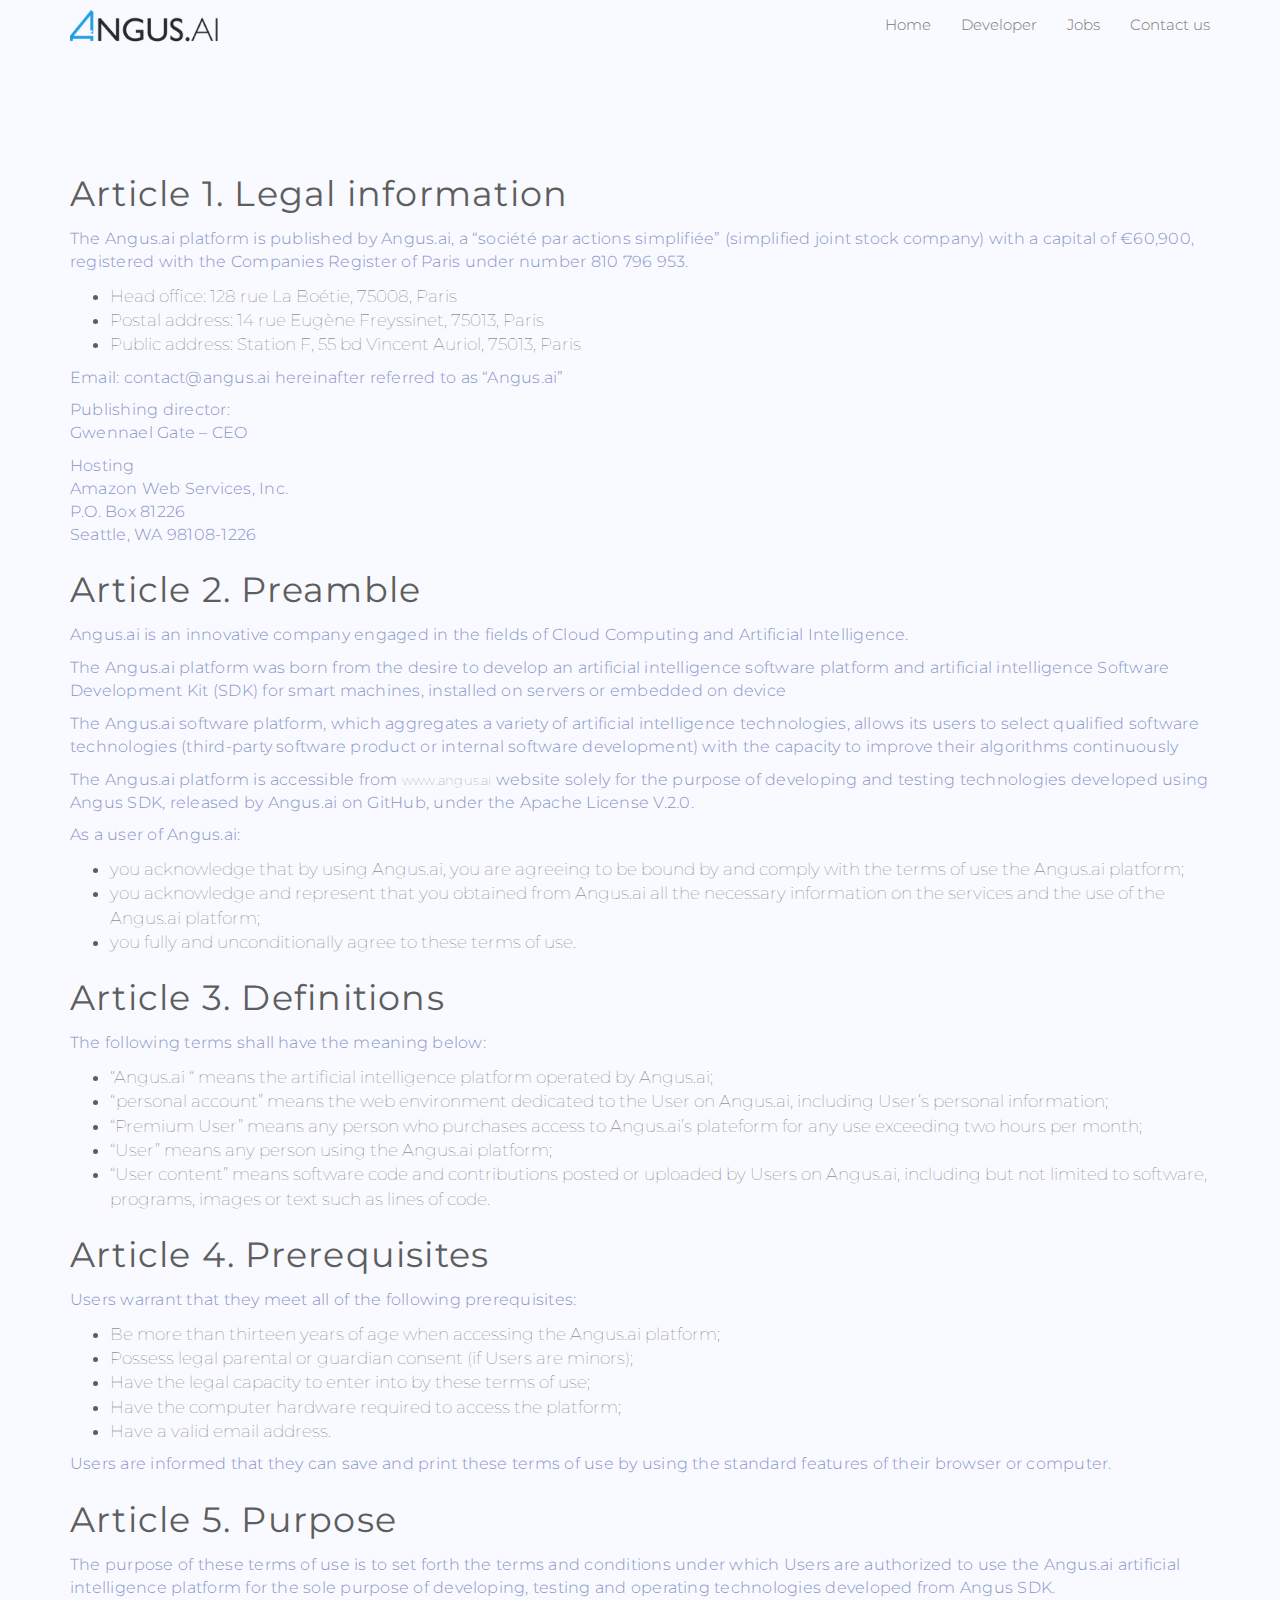
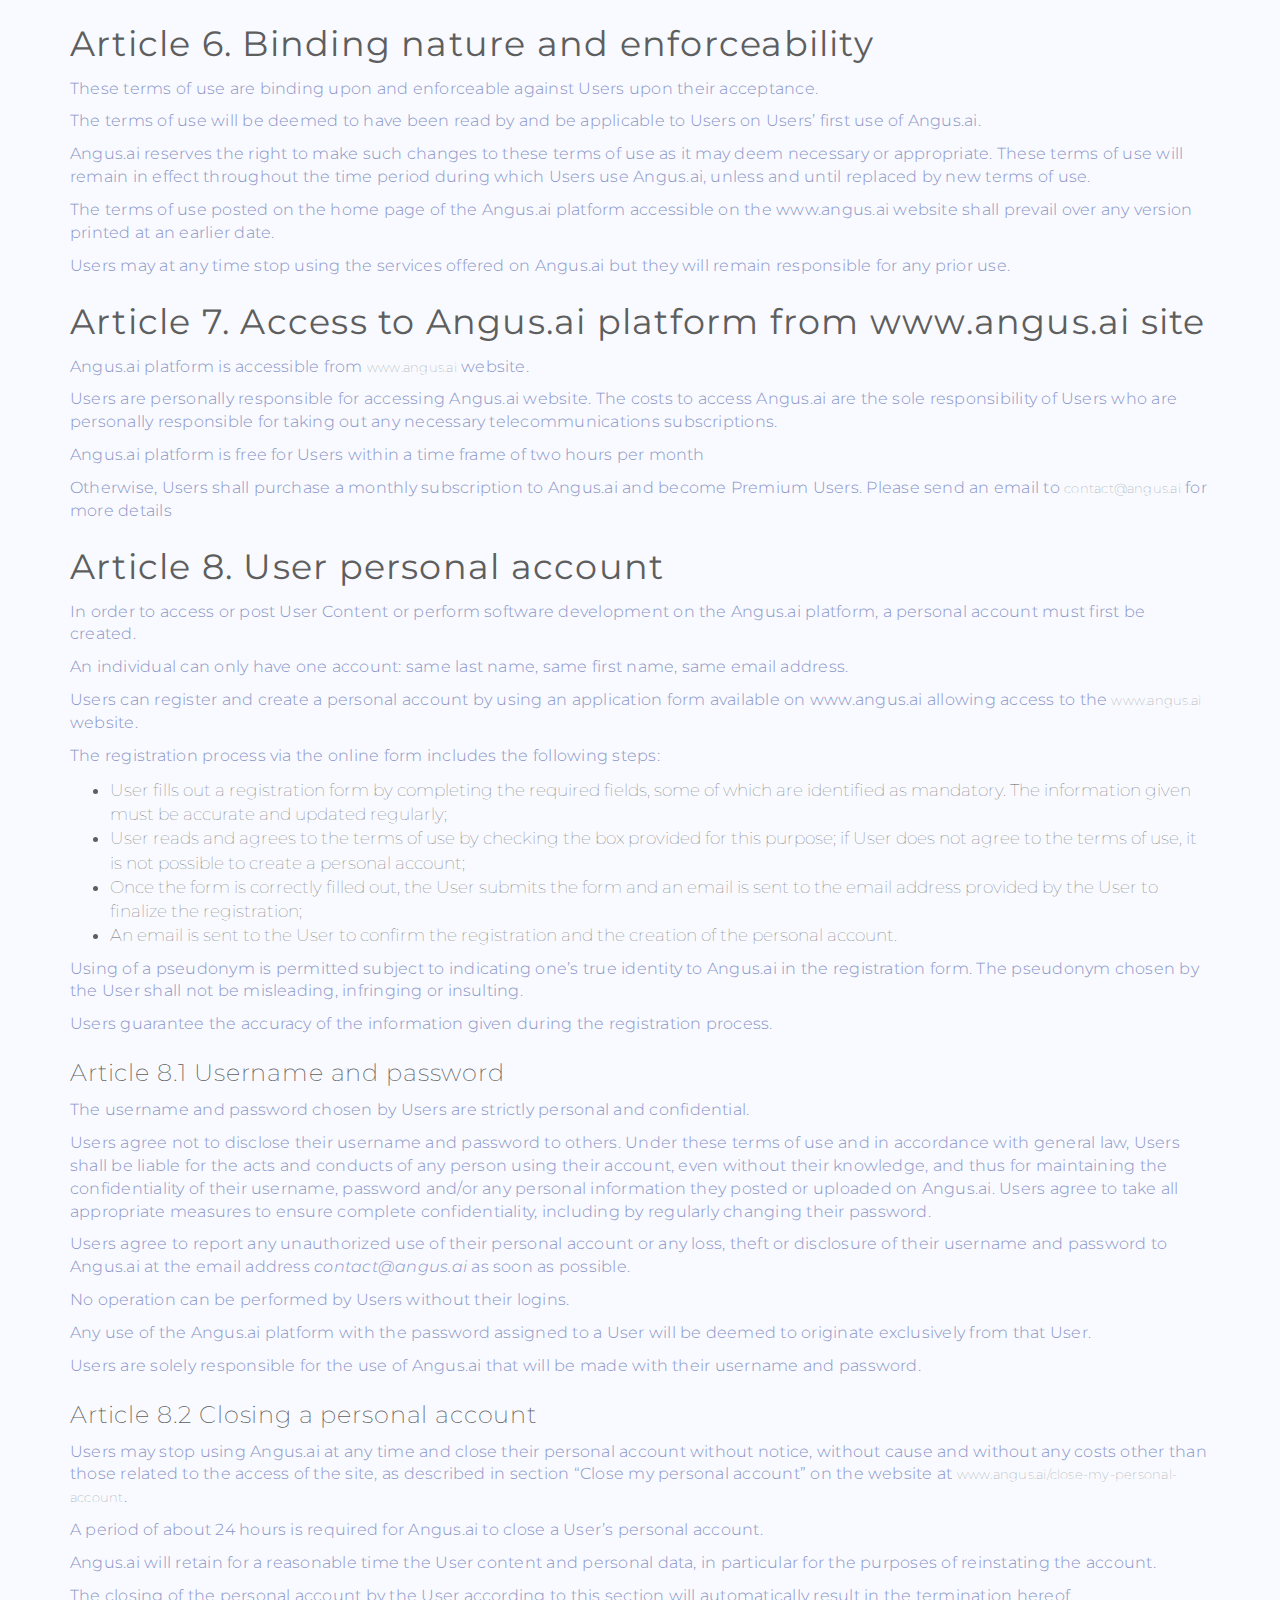
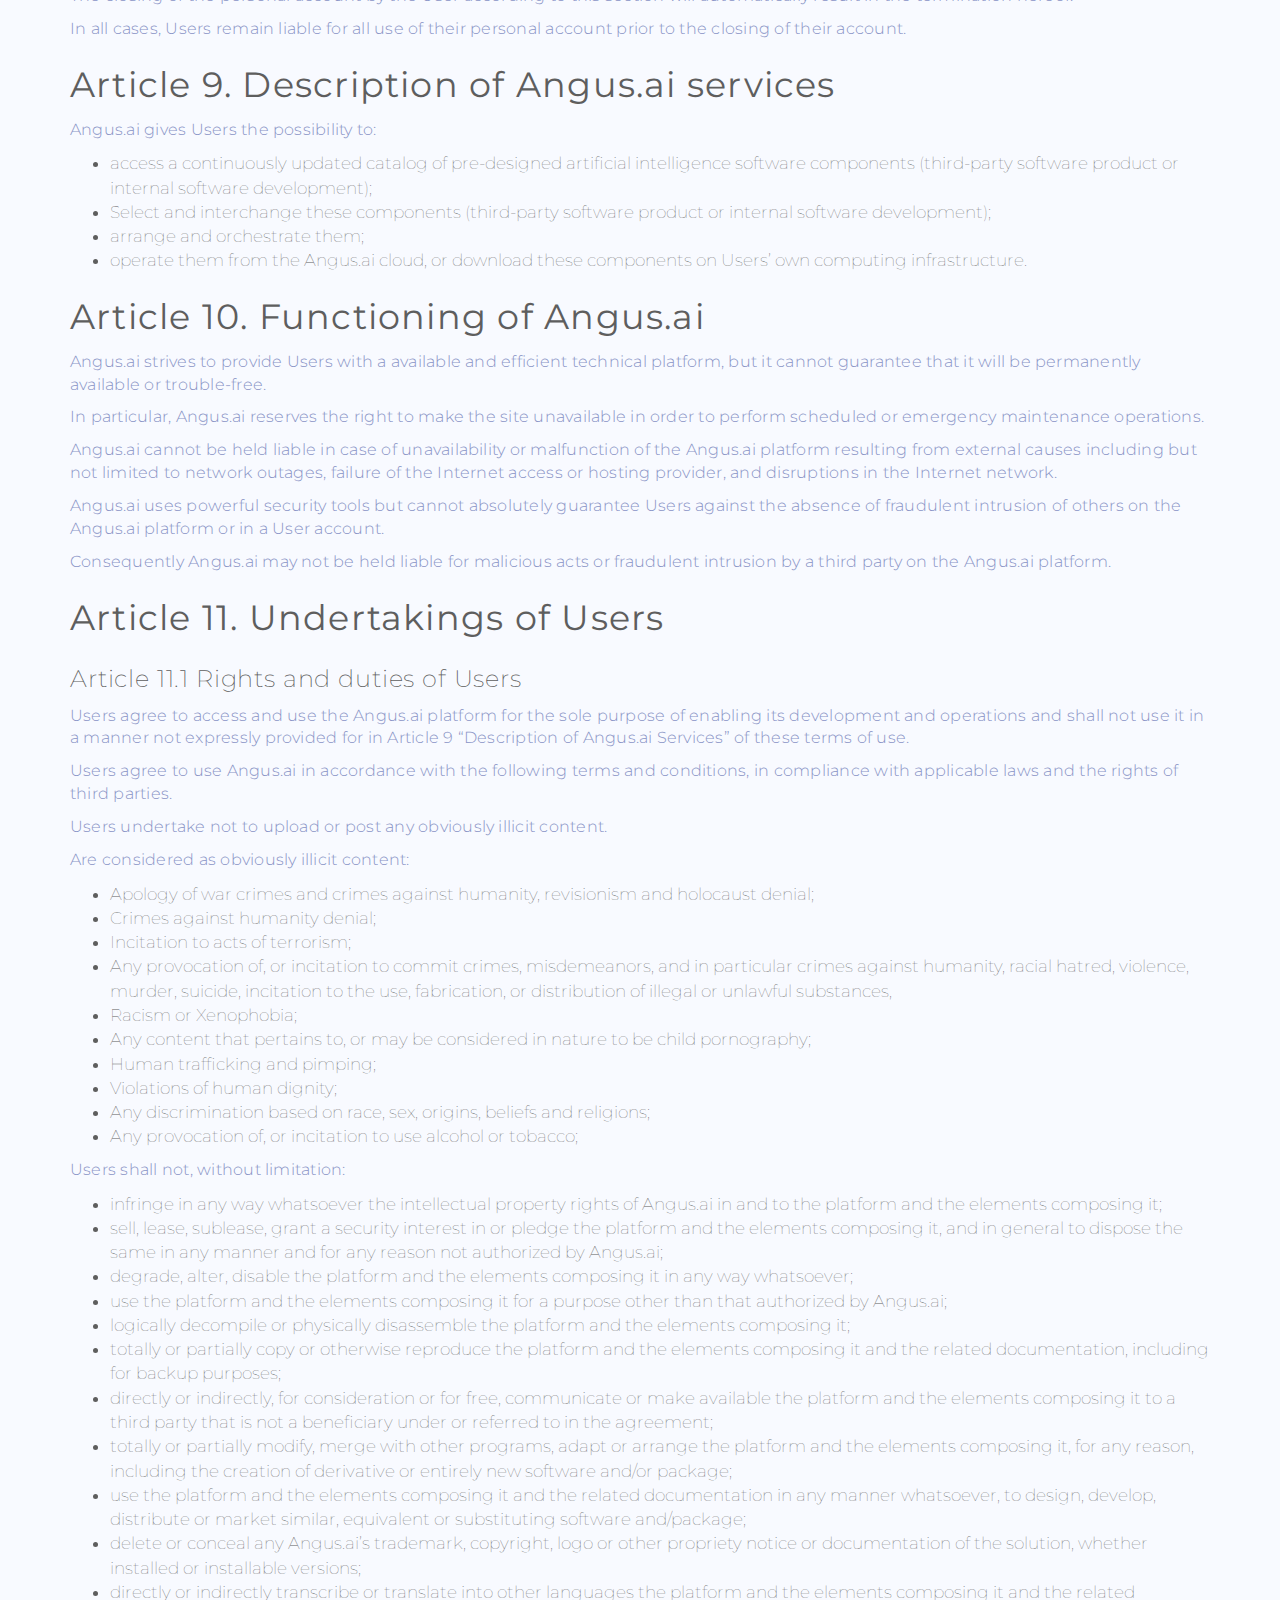
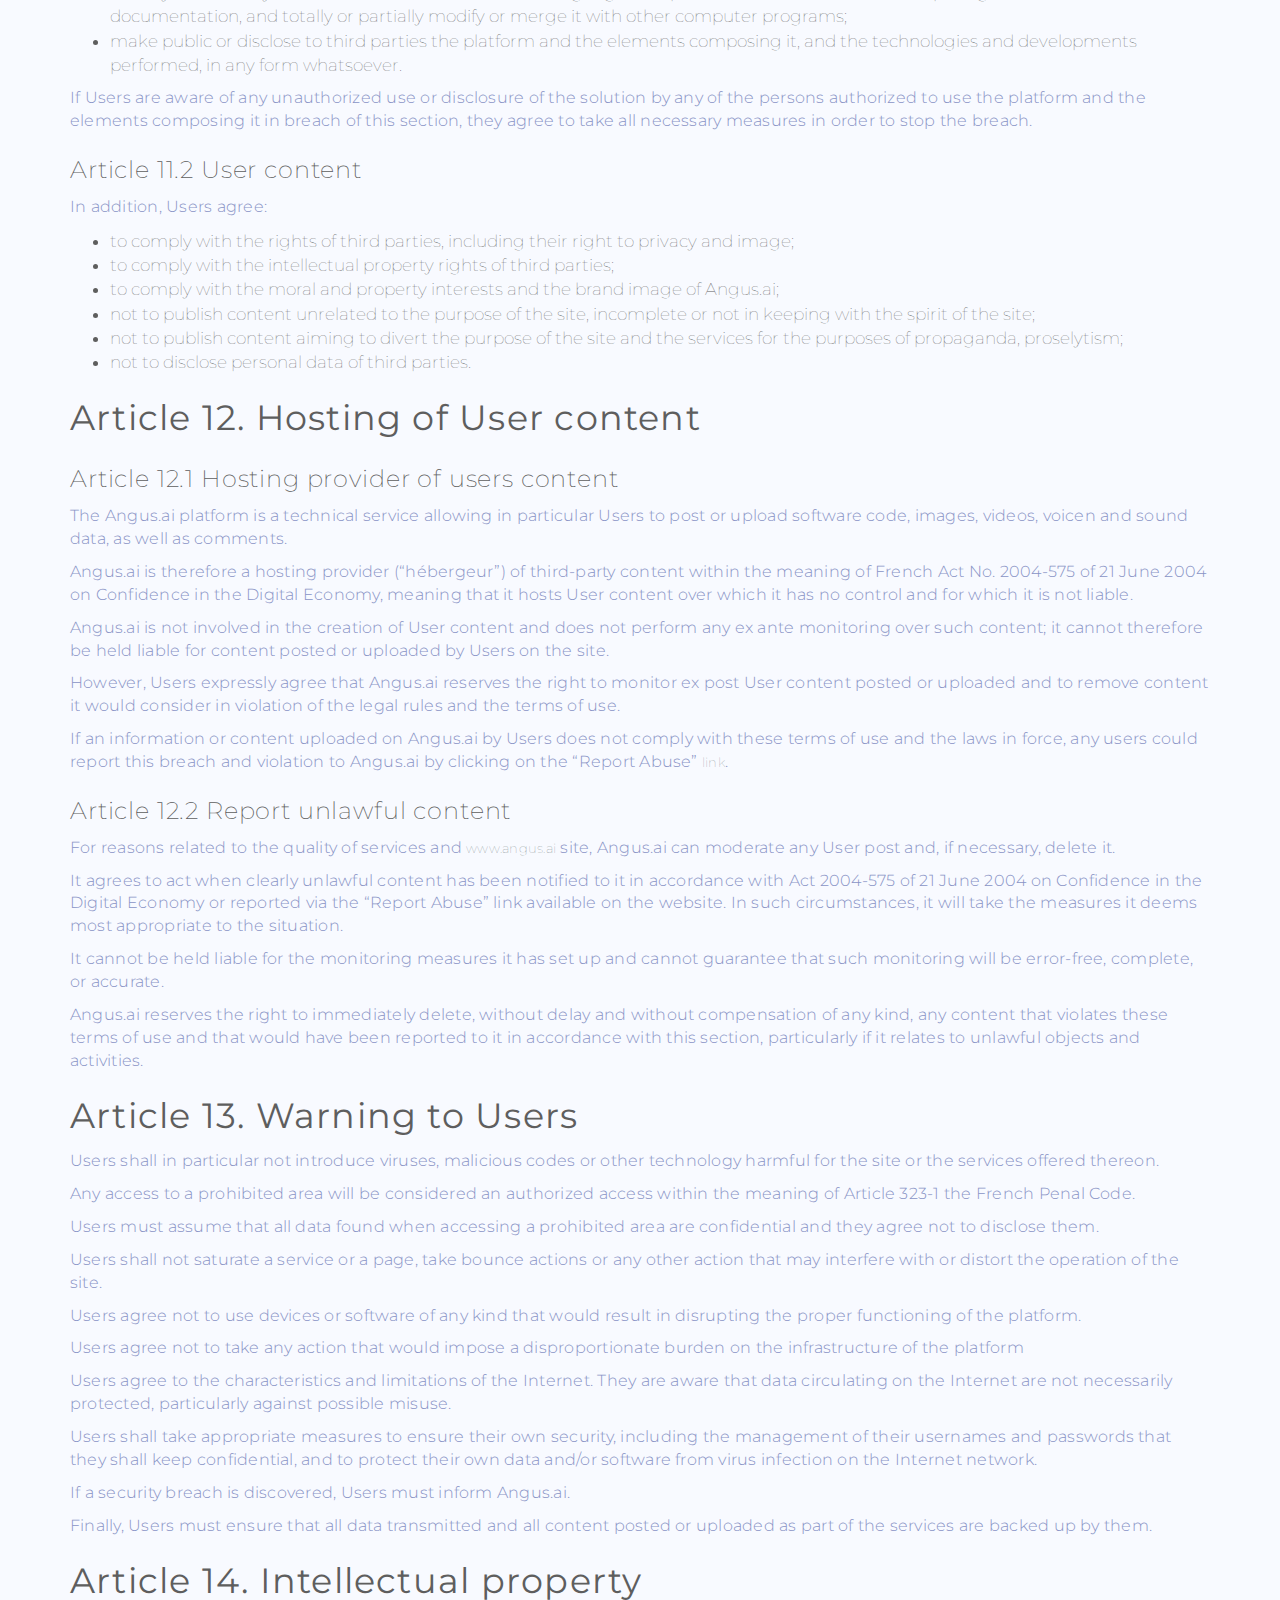
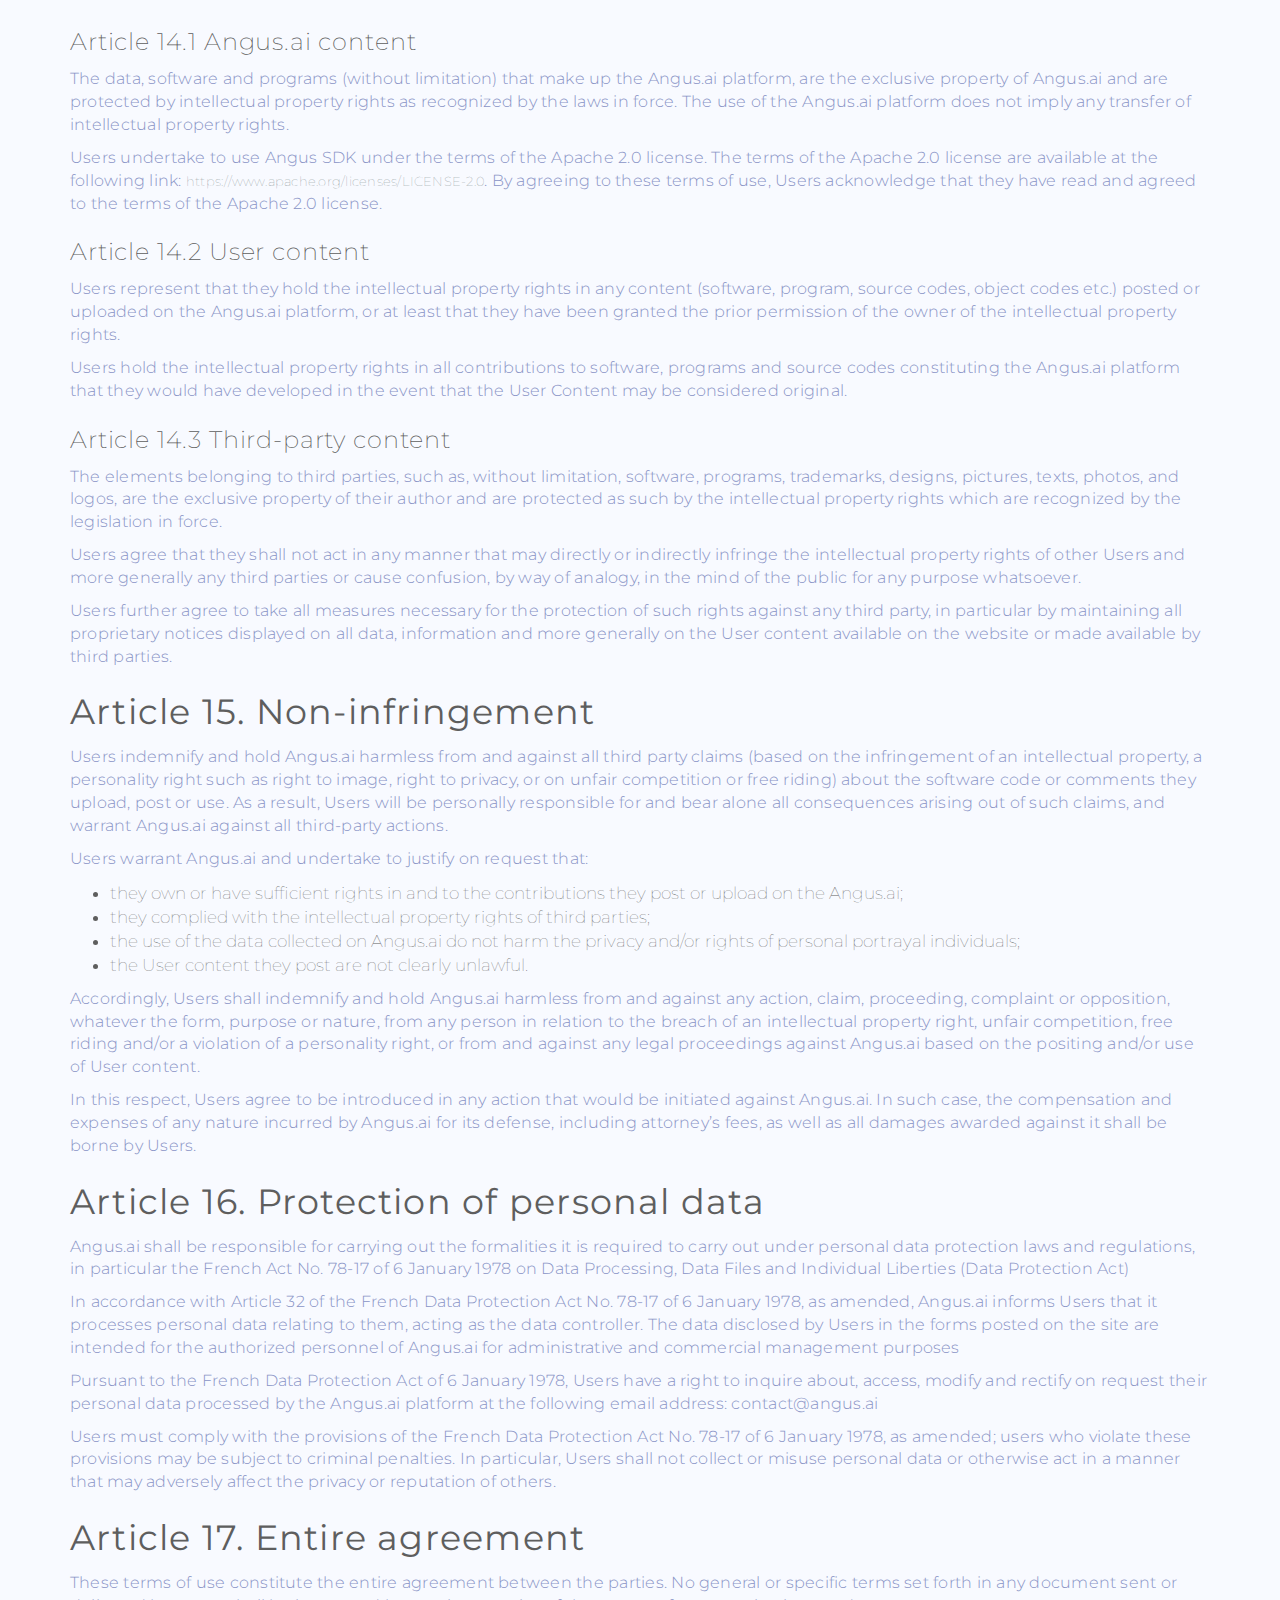
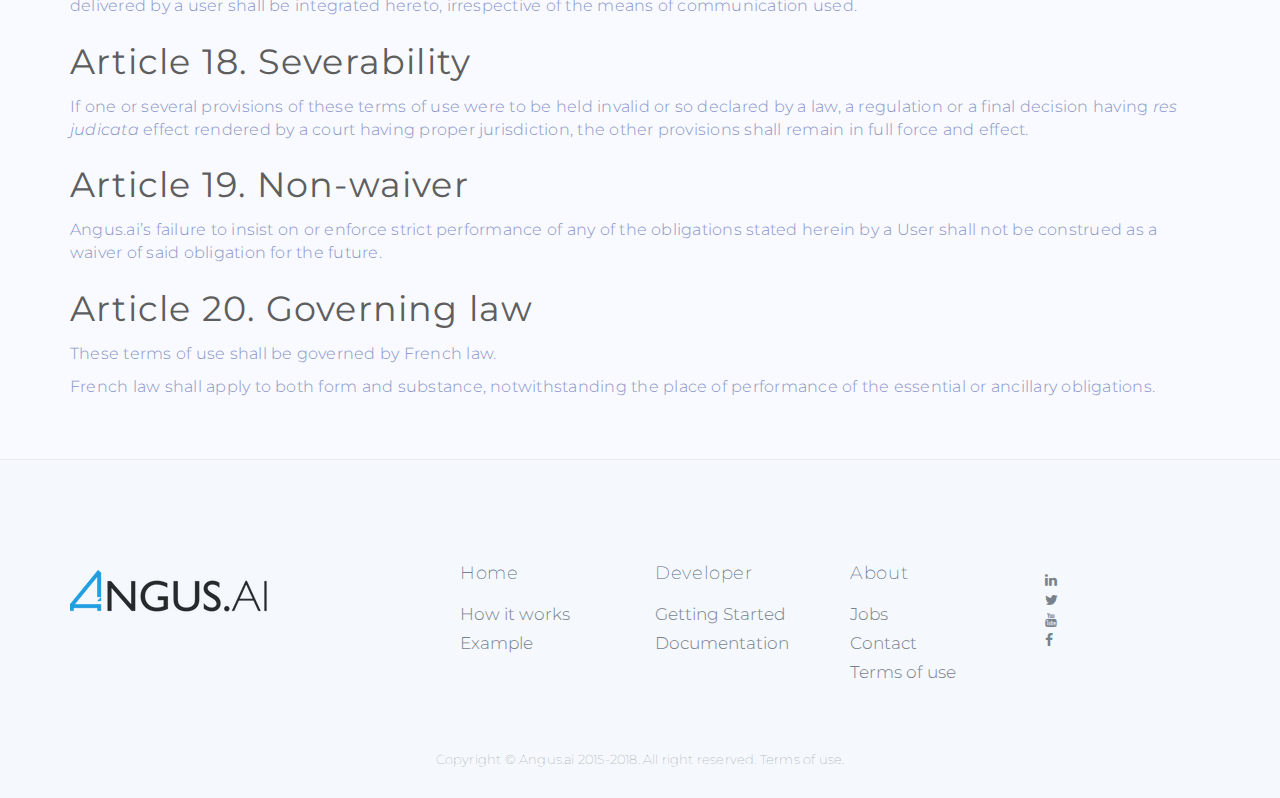
<file: terms-of-use.html>
<!DOCTYPE html> 
<html>

<head>
  
  <meta charset="UTF-8">
  <meta name="description" content="Angus.ai main website">
  <meta name="keywords" content="HTML,CSS,XML,JavaScript">
  <meta name="author" content="Gwennael Gate, Aurelien Moreau">
  <meta name="viewport" content="width=device-width, initial-scale=1.0">
  
  <title>Angus.ai</title>
  
  <link rel="shortcut icon" type="image/png" href="static/img/favicon.ico" />

  <link rel="stylesheet" href="https://maxcdn.bootstrapcdn.com/bootstrap/3.3.7/css/bootstrap.min.css" integrity="sha384-BVYiiSIFeK1dGmJRAkycuHAHRg32OmUcww7on3RYdg4Va+PmSTsz/K68vbdEjh4u" crossorigin="anonymous">
  <link rel="stylesheet" href="static/vendor/font-awesome/css/font-awesome.min.css">
  <link href="https://fonts.googleapis.com/css?family=Montserrat:100,200,300,400,500,600,700" rel="stylesheet">
  <link rel="stylesheet" href="static/vendor/plyr/css/plyr.css">
  <link rel="stylesheet" href="static/css/new-age.css">
  <link rel="stylesheet" href="static/css/menu.css"> 
  
<link rel="stylesheet" href="static/css/terms-of-use.css"> 
</head>

<body>
    
<nav class="navbar navbar-default navbar-static-top navbar-angus">
  <div class="container">
    <div class="navbar-header">
      <button type="button" class="navbar-toggle collapsed" data-toggle="collapse" data-target="#navbar" aria-expanded="false" aria-controls="navbar">
        <span class="sr-only">Toggle navigation</span>
        <span class="icon-bar"></span>
        <span class="icon-bar"></span>
        <span class="icon-bar"></span>
      </button>
      <a class="navbar-brand navbar-brand-angus" href="index.html"><img width="150" src="static/img/logo-angus-black.png"></a>
    </div>
    <div id="navbar" class="navbar-collapse collapse">
      <ul class="nav navbar-nav navbar-right">
        <li class=""><a href="index.html">Home</a></li>
        <li><a href="developers.html">Developer</a></li>
        <li><a href="jobs.html">Jobs</a></li>
        <li><a href="contact.html">Contact us</a></li>
        <!-- <li><a href="http://console.angus.ai" class="btn btn-blue-xs">Sign In</a></li> -->
      </ul>
    </div>
  </div>
</nav>


<section class="legals">
  <div class="container">
    <h1>Article 1. Legal information</h1>
    <p>The Angus.ai platform is published by Angus.ai, a “société par actions simplifiée” (simplified joint stock company) with a capital of €60,900, registered with the Companies Register of Paris under number 810 796 953.</p>
    <ul>
    <li>Head office: 128 rue La Boétie, 75008, Paris</li>
    <li>Postal address: 14 rue Eugène Freyssinet, 75013, Paris</li>
    <li>Public address: Station F, 55 bd Vincent Auriol, 75013, Paris</li>
    </ul>
    <p>Email: contact@angus.ai hereinafter referred to as “Angus.ai”</p>
    <p> Publishing director: <br />
    Gwennael Gate &#8211; CEO</p>
    <p> Hosting <br />
    Amazon Web Services, Inc.<br />
    P.O. Box 81226<br />
    Seattle, WA 98108-1226 </p>
    <h1>  Article 2. Preamble  </h1>
    <p>Angus.ai is an innovative company engaged in the fields of Cloud Computing and Artificial Intelligence.</p>
    <p>The Angus.ai platform was born from the desire to develop an artificial intelligence software platform and artificial intelligence Software Development Kit (SDK) for smart machines, installed on servers or embedded on device</p>
    <p>The Angus.ai software platform, which aggregates a variety of artificial intelligence technologies, allows its users to select qualified software technologies (third-party software product or internal software development) with the capacity to improve their algorithms continuously</p>
    <p>The Angus.ai platform is accessible from <a href="http://www.angus.ai" target="_blank">www.angus.ai</a> website solely for the purpose of developing and testing technologies developed using Angus SDK, released by Angus.ai on GitHub, under the Apache License V.2.0.</p>
    <p>As a user of Angus.ai:</p>
    <ul>
    <li>you acknowledge that by using Angus.ai, you are agreeing to be bound by and comply with the terms of use the Angus.ai platform;</li>
    <li>you acknowledge and represent that you obtained from Angus.ai all the necessary information on the services and the use of the Angus.ai platform;</li>
    <li>you fully and unconditionally agree to these terms of use.</li>
    </ul>
    <h1>  Article 3. Definitions  </h1>
    <p>The following terms shall have the meaning below:</p>
    <ul>
    <li>“Angus.ai “ means the artificial intelligence platform operated by Angus.ai;</li>
    <li>“personal account” means the web environment dedicated to the User on Angus.ai, including User’s personal information;</li>
    <li>“Premium User” means any person who purchases access to Angus.ai’s plateform for any use exceeding two hours per month;</li>
    <li>“User” means any person using the Angus.ai platform;</li>
    <li>“User content” means software code and contributions posted or uploaded by Users on Angus.ai, including but not limited to software, programs, images or text such as lines of code.</li>
    </ul>
    <h1>  Article 4. Prerequisites  </h1>
    <p>Users warrant that they meet all of the following prerequisites:</p>
    <ul>
    <li>Be more than thirteen years of age when accessing the Angus.ai platform;</li>
    <li>Possess legal parental or guardian consent (if Users are minors);</li>
    <li>Have the legal capacity to enter into by these terms of use;</li>
    <li>Have the computer hardware required to access the platform;</li>
    <li>Have a valid email address.</li>
    </ul>
    <p>Users are informed that they can save and print these terms of use by using the standard features of their browser or computer.</p>
    <h1>  Article 5. Purpose  </h1>
    <p>The purpose of these terms of use is to set forth the terms and conditions under which Users are authorized to use the Angus.ai artificial intelligence platform for the sole purpose of developing, testing and operating technologies developed from Angus SDK.</p>
    <h1>  Article 6. Binding nature and enforceability  </h1>
    <p>These terms of use are binding upon and enforceable against Users upon their acceptance.</p>
    <p>The terms of use will be deemed to have been read by and be applicable to Users on Users’ first use of Angus.ai.</p>
    <p>Angus.ai reserves the right to make such changes to these terms of use as it may deem necessary or appropriate. These terms of use will remain in effect throughout the time period during which Users use Angus.ai, unless and until replaced by new terms of use.</p>
    <p>The terms of use posted on the home page of the Angus.ai platform accessible on the www.angus.ai  website shall prevail over any version printed at an earlier date.</p>
    <p>Users may at any time stop using the services offered on Angus.ai but they will remain responsible for any prior use.</p>
    <h1>  Article 7. Access to Angus.ai platform from www.angus.ai site  </h1>
    <p>Angus.ai platform is accessible  from <a href="http://www.angus.ai">www.angus.ai</a> website.</p>
    <p>Users are personally responsible for accessing Angus.ai website. The costs to access Angus.ai are the sole responsibility of Users who are personally responsible for taking out any necessary telecommunications subscriptions.</p>
    <p>Angus.ai platform is free for Users within a time frame of two hours per month</p>
    <p>Otherwise, Users shall purchase a monthly subscription to Angus.ai and become Premium Users. Please send an email to <a href="mailto:contact@angus.ai">contact@angus.ai</a> for more details</p>
    <h1>  Article 8. User personal account  </h1>
    <p>In order to access or post User Content or perform software development on the Angus.ai platform, a personal account must first be created.</p>
    <p>An individual can only have one account: same last name, same first name, same email address.</p>
    <p>Users can register and create a personal account by using an application form available on www.angus.ai allowing access to the <a href="http://www.angus.ai">www.angus.ai</a> website.</p>
    <p>The registration process via the online form includes the following steps:</p>
    <ul>
    <li>User fills out a registration form by completing the required fields, some of which are identified as mandatory. The information given must be accurate and updated regularly;</li>
    <li>User reads and agrees to the terms of use by checking the box provided for this purpose; if User does not agree to the terms of use, it is not possible to create a personal account;</li>
    <li>Once the form is correctly filled out, the User submits the form and an email is sent to the email address provided by the User to finalize the registration;</li>
    <li>An email is sent to the User to confirm the registration and the creation of the personal account.</li>
    </ul>
    <p>Using of a pseudonym is permitted subject to indicating one’s true identity to Angus.ai in the registration form. The pseudonym chosen by the User shall not be misleading, infringing or insulting.</p>
    <p>Users guarantee the accuracy of the information given during the registration process.</p>
     <h3>  Article 8.1 Username and password   </h3>
    <p>The username and password chosen by Users are strictly personal and confidential.</p>
    <p>Users agree not to disclose their username and password to others. Under these terms of use and in accordance with general law, Users shall be liable for the acts and conducts of any person using their account, even without their knowledge, and thus for maintaining the confidentiality of their username, password and/or any personal information they posted or uploaded on Angus.ai. Users agree to take all appropriate measures to ensure complete confidentiality, including by regularly changing their password.</p>
    <p>Users agree to report any unauthorized use of their personal account or any loss, theft or disclosure of their username and password to Angus.ai at the email address <i>contact@angus.ai</i> as soon as possible.</p>
    <p>No operation can be performed by Users without their logins.</p>
    <p>Any use of the Angus.ai platform with the password assigned to a User will be deemed to originate exclusively from that User.</p>
    <p>Users are solely responsible for the use of Angus.ai that will be made with their username and password.</p>
     <h3>  Article 8.2 Closing a personal account   </h3>
    <p>Users may stop using Angus.ai at any time and close their personal account without notice, without cause and without any costs other than those related to the access of the site, as described in section “Close my personal account” on the website at <a href="http://www.angus.ai/close-my-personal-account">www.angus.ai/close-my-personal-account</a>.</p>
    <p>A period of about 24 hours is required for Angus.ai to close a User’s personal account.</p>
    <p>Angus.ai will retain for a reasonable time the User content and personal data, in particular for the purposes of reinstating the account.</p>
    <p>The closing of the personal account by the User according to this section will automatically result in the termination hereof.</p>
    <p>In all cases, Users remain liable for all use of their personal account prior to the closing of their account.</p>
    <h1>  Article 9. Description of Angus.ai services  </h1>
    <p>Angus.ai gives Users the possibility to:</p>
    <ul>
    <li>access a continuously updated catalog of pre-designed artificial intelligence software components (third-party software product or internal software development);</li>
    <li>Select and interchange these components (third-party software product or internal software development);</li>
    <li>arrange and orchestrate them;</li>
    <li>operate them from the Angus.ai cloud, or download these components on Users’ own computing infrastructure.</li>
    </ul>
    <h1>  Article 10. Functioning of Angus.ai  </h1>
    <p>Angus.ai strives to provide Users with a available and efficient technical platform, but it cannot guarantee that it will be permanently available or trouble-free.</p>
    <p>In particular, Angus.ai reserves the right to make the site unavailable in order to perform scheduled or emergency maintenance operations.</p>
    <p>Angus.ai cannot be held liable in case of unavailability or malfunction of the Angus.ai platform resulting from external causes including but not limited to network outages, failure of the Internet access or hosting provider, and disruptions in the Internet network.</p>
    <p>Angus.ai uses powerful security tools but cannot absolutely guarantee Users against the absence of fraudulent intrusion of others on the Angus.ai platform or in a User account.</p>
    <p>Consequently Angus.ai may not be held liable for malicious acts or fraudulent intrusion by a third party on the Angus.ai platform.</p>
    <h1>  Article 11. Undertakings of Users  </h1>
     <h3>  Article 11.1 Rights and duties of Users   </h3>
    <p>Users agree to access and use the Angus.ai platform for the sole purpose of enabling its development and operations and shall not use it in a manner not expressly provided for in Article 9 “Description of Angus.ai Services” of these terms of use.</p>
    <p>Users agree to use Angus.ai in accordance with the following terms and conditions, in compliance with applicable laws and the rights of third parties.</p>
    <p>Users undertake not to upload or post any obviously illicit content.</p>
    <p>Are considered as obviously illicit content:</p>
    <ul>
    <li>Apology of war crimes and crimes against humanity, revisionism and holocaust denial;</li>
    <li>Crimes against humanity denial;</li>
    <li>Incitation to acts of terrorism;</li>
    <li>Any provocation of, or incitation to commit crimes, misdemeanors, and in particular crimes against humanity, racial hatred, violence, murder, suicide, incitation to the use, fabrication, or distribution of illegal or unlawful substances,</li>
    <li>Racism or Xenophobia;</li>
    <li>Any content that pertains to, or may be considered in nature to be child pornography;</li>
    <li>Human trafficking and pimping;</li>
    <li>Violations of human dignity;</li>
    <li>Any discrimination based on race, sex, origins, beliefs and religions;</li>
    <li>Any provocation of, or incitation to use alcohol or tobacco;</li>
    </ul>
    <p>Users shall not, without limitation:</p>
    <ul>
    <li>infringe in any way whatsoever the intellectual property rights of Angus.ai in and to the platform and the elements composing it;</li>
    <li>sell, lease, sublease, grant a security interest in or pledge the platform and the elements composing it, and in general to dispose the same in any manner and for any reason not authorized by Angus.ai;</li>
    <li>degrade, alter, disable the platform and the elements composing it in any way whatsoever;</li>
    <li>use the platform and the elements composing it for a purpose other than that authorized by Angus.ai;</li>
    <li>logically decompile or physically disassemble the platform and the elements composing it;</li>
    <li>totally or partially copy or otherwise reproduce the platform and the elements composing it and the related documentation, including for backup purposes;</li>
    <li>directly or indirectly, for consideration or for free, communicate or make available the platform and the elements composing it to a third party that is not a beneficiary under or referred to in the agreement;</li>
    <li>totally or partially modify, merge with other programs, adapt or arrange the platform and the elements composing it, for any reason, including the creation of derivative or entirely new software and/or package;</li>
    <li>use the platform and the elements composing it and the related documentation in any manner whatsoever, to design, develop, distribute or market similar, equivalent or substituting software and/package;</li>
    <li>delete or conceal any Angus.ai’s trademark, copyright, logo or other propriety notice or documentation of the solution, whether installed or installable versions;</li>
    <li>directly or indirectly transcribe or translate into other languages the platform and the elements composing it and the related documentation, and totally or partially modify or merge it with other computer programs;</li>
    <li>make public or disclose to third parties the platform and the elements composing it, and the technologies and developments performed, in any form whatsoever.</li>
    </ul>
    <p>If Users are aware of any unauthorized use or disclosure of the solution by any of the persons authorized to use the platform and the elements composing it in breach of this section, they agree to take all necessary measures in order to stop the breach.</p>
     <h3>  Article 11.2 User content   </h3>
    <p>In addition, Users agree:</p>
    <ul>
    <li>to comply with the rights of third parties, including their right to privacy and image;</li>
    <li>to comply with the intellectual property rights of third parties;</li>
    <li>to comply with the moral and property interests and the brand image of Angus.ai;</li>
    <li>not to publish content unrelated to the purpose of the site, incomplete or not in keeping with the spirit of the site;</li>
    <li>not to publish content aiming to divert the purpose of the site and the services for the purposes of propaganda, proselytism;</li>
    <li>not to disclose personal data of third parties.</li>
    </ul>
    <h1>  Article 12. Hosting of User content  </h1>
     <h3>  Article 12.1 Hosting provider of users content   </h3>
    <p>The Angus.ai platform is a technical service allowing in particular Users to post or upload software code, images, videos, voicen and sound data, as well as comments.</p>
    <p>Angus.ai is therefore a hosting provider (“hébergeur”) of third-party content within the meaning of French Act No. 2004-575 of 21 June 2004 on Confidence in the Digital Economy, meaning that it hosts User content over which it has no control and for which it is not liable.</p>
    <p>Angus.ai is not involved in the creation of User content and does not perform any ex ante monitoring over such content; it cannot therefore be held liable for content posted or uploaded by Users on the site.</p>
    <p>However, Users expressly agree that Angus.ai reserves the right to monitor ex post User content posted or uploaded and to remove content it would consider in violation of the legal rules and the terms of use.</p>
    <p>If an information or content uploaded on Angus.ai by Users does not comply with these terms of use and the laws in force, any users could report this breach and violation to Angus.ai by clicking on the “Report Abuse” <a href="mailto:contact@angus.ai">link</a>.</p>
     <h3>  Article 12.2 Report unlawful content   </h3>
    <p>For reasons related to the quality of services and <a href="http://www.angus.ai">www.angus.ai</a> site, Angus.ai can moderate any User post and, if necessary, delete it.</p>
    <p>It agrees to act when clearly unlawful content has been notified to it in accordance with Act 2004-575 of 21 June 2004 on Confidence in the Digital Economy or reported via the “Report Abuse” link available on the website. In such circumstances, it will take the measures it deems most appropriate to the situation.</p>
    <p>It cannot be held liable for the monitoring measures it has set up and cannot guarantee that such monitoring will be error-free, complete, or accurate.</p>
    <p>Angus.ai reserves the right to immediately delete, without delay and without compensation of any kind, any content that violates these terms of use and that would have been reported to it in accordance with this section, particularly if it relates to unlawful objects and activities.</p>
    <h1>  Article 13. Warning to Users  </h1>
    <p>Users shall in particular not introduce viruses, malicious codes or other technology harmful for the site or the services offered thereon.</p>
    <p>Any access to a prohibited area will be considered an authorized access within the meaning of Article 323-1 the French Penal Code.</p>
    <p>Users must assume that all data found when accessing a prohibited area are confidential and they agree not to disclose them.</p>
    <p>Users shall not saturate a service or a page, take bounce actions or any other action that may interfere with or distort the operation of the site.</p>
    <p>Users agree not to use devices or software of any kind that would result in disrupting the proper functioning of the platform.</p>
    <p>Users agree not to take any action that would impose a disproportionate burden on the infrastructure of the platform</p>
    <p>Users agree to the characteristics and limitations of the Internet. They are aware that data circulating on the Internet are not necessarily protected, particularly against possible misuse.</p>
    <p>Users shall take appropriate measures to ensure their own security, including the management of their usernames and passwords that they shall keep confidential, and to protect their own data and/or software from virus infection on the Internet network.</p>
    <p>If a security breach is discovered, Users must inform Angus.ai.</p>
    <p>Finally, Users must ensure that all data transmitted and all content posted or uploaded as part of the services are backed up by them.</p>
    <h1>  Article 14. Intellectual property  </h1>
     <h3>  Article 14.1 Angus.ai content   </h3>
    <p>The data, software and programs (without limitation) that make up the Angus.ai platform, are the exclusive property of Angus.ai and are protected by intellectual property rights as recognized by the laws in force. The use of the Angus.ai platform does not imply any transfer of intellectual property rights.</p>
    <p>Users undertake to use Angus SDK under the terms of the Apache 2.0 license. The terms of the Apache 2.0 license are available at the following link: <a href="https://www.apache.org/licenses/LICENSE-2.0">https://www.apache.org/licenses/LICENSE-2.0</a>. By agreeing to these terms of use, Users acknowledge that they have read and agreed to the terms of the Apache 2.0 license.</p>
     <h3>  Article 14.2 User content   </h3>
    <p>Users represent that they hold the intellectual property rights in any content (software, program, source codes, object codes etc.) posted or uploaded on the Angus.ai platform, or at least that they have been granted the prior permission of the owner of the intellectual property rights.</p>
    <p>Users hold the intellectual property rights in all contributions to software, programs and source codes constituting the Angus.ai platform that they would have developed in the event that the User Content may be considered original.</p>
     <h3>  Article 14.3 Third-party content   </h3>
    <p>The elements belonging to third parties, such as, without limitation, software, programs, trademarks, designs, pictures, texts, photos, and logos, are the exclusive property of their author and are protected as such by the intellectual property rights which are recognized by the legislation in force.</p>
    <p>Users agree that they shall not act in any manner that may directly or indirectly infringe the intellectual property rights of other Users and more generally any third parties or cause confusion, by way of analogy, in the mind of the public for any purpose whatsoever.</p>
    <p>Users further agree to take all measures necessary for the protection of such rights against any third party, in particular by maintaining all proprietary notices displayed on all data, information and more generally on the User content available on the website or made available by third parties.</p>
    <h1>  Article 15. Non-infringement  </h1>
    <p>Users indemnify and hold Angus.ai harmless from and against all third party claims (based on the infringement of an intellectual property, a personality right such as right to image, right to privacy, or on unfair competition or free riding) about the software code or comments they upload, post or use. As a result, Users will be personally responsible for and bear alone all consequences arising out of such claims, and warrant Angus.ai against all third-party actions.</p>
    <p>Users warrant Angus.ai and undertake to justify on request that:</p>
    <ul>
    <li>they own or have sufficient rights in and to the contributions they post or upload on the Angus.ai;</li>
    <li>they complied with the intellectual property rights of third parties;</li>
    <li>the use of the data collected on Angus.ai do not harm the privacy and/or rights of personal portrayal individuals;</li>
    <li>the User content they post are not clearly unlawful.</li>
    </ul>
    <p>Accordingly, Users shall indemnify and hold Angus.ai harmless from and against any action, claim, proceeding, complaint or opposition, whatever the form, purpose or nature, from any person in relation to the breach of an intellectual property right, unfair competition, free riding and/or a violation of a personality right, or from and against any legal proceedings against Angus.ai based on the positing and/or use of User content.</p>
    <p>In this respect, Users agree to be introduced in any action that would be initiated against Angus.ai. In such case, the compensation and expenses of any nature incurred by Angus.ai for its defense, including attorney’s fees, as well as all damages awarded against it shall be borne by Users.</p>
    <h1>  Article 16. Protection of personal data  </h1>
    <p>Angus.ai shall be responsible for carrying out the formalities it is required to carry out under personal data protection laws and regulations, in particular the French Act No. 78-17 of 6 January 1978 on Data Processing, Data Files and Individual Liberties (Data Protection Act)</p>
    <p>In accordance with Article 32 of the French Data Protection Act No. 78-17 of 6 January 1978, as amended, Angus.ai informs Users that it processes personal data relating to them, acting as the data controller. The data disclosed by Users in the forms posted on the site are intended for the authorized personnel of Angus.ai for administrative and commercial management purposes</p>
    <p>Pursuant to the French Data Protection Act of 6 January 1978, Users have a right to inquire about, access, modify and rectify on request their personal data processed by the Angus.ai platform at the following email address:  contact@angus.ai </p>
    <p>Users must comply with the provisions of the French Data Protection Act No. 78-17 of 6 January 1978, as amended; users who violate these provisions may be subject to criminal penalties. In particular, Users shall not collect or misuse personal data or otherwise act in a manner that may adversely affect the privacy or reputation of others.</p>
    <h1>  Article 17. Entire agreement  </h1>
    <p>These terms of use constitute the entire agreement between the parties. No general or specific terms set forth in any document sent or delivered by a user shall be integrated hereto, irrespective of the means of communication used.</p>
    <h1>  Article 18. Severability  </h1>
    <p>If one or several provisions of these terms of use were to be held invalid or so declared by a law, a regulation or a final decision having <i>res judicata </i>effect rendered by a court having proper jurisdiction, the other provisions shall remain in full force and effect.</p>
    <h1>  Article 19. Non-waiver  </h1>
    <p>Angus.ai’s failure to insist on or enforce strict performance of any of the obligations stated herein by a User shall not be construed as a waiver of said obligation for the future.</p>
    <h1>  Article 20. Governing law  </h1>
    <p>These terms of use shall be governed by French law.</p>
    <p>French law shall apply to both form and substance, notwithstanding the place of performance of the essential or ancillary obligations.</p>
  </div>
</section>

 
<footer>
  <div class="footer topborder topvspace80">
    <div class="container">
      <div class="row">
        <div class="col-md-4">
          <img class="img-fluid" src="static/img/logo-angus-black.png">
        </div>
        <div class="col-md-2">
          <h3> Home </h3>
          <ul>
            <li> <a href="#section1"> How it works</a> </li>
            <li> <a href="#demo"> Example</a> </li>
          </ul>
        </div>
        <div class="col-md-2">
          <h3> Developer </h3>
          <ul>
            <li> <a href="developers.html"> Getting Started </a> </li>
            <li> <a href="http://doc.angus.ai/index.html"> Documentation </a> </li>
          </ul>
        </div>
        <div class="col-md-2">
          <h3> About </h3>
          <ul>
            <li> <a href="jobs.html"> Jobs </a> </li>
            <li> <a href="contact.html"> Contact </a> </li>
            <li> <a href="terms-of-use.html"> Terms of use </a> </li>
          </ul>
        </div>
        <div class="col-md-2">
          <div class="row topvspace30">
            <div class="col-xs-12">
              <a href="https://www.linkedin.com/company/9381933/"> <i class=" fa fa-linkedin">   </i> </a>
            </div>
          </div>
          <div class="row">
            <div class="col-xs-12">
              <a href="https://twitter.com/angus_ai"> <i class=" fa fa-twitter">   </i> </a>
            </div>
          </div>
          <div class="row">
            <div class="col-xs-12">
              <a href="https://www.youtube.com/channel/UC0gsBXDdrypygbbCJPYZnSw"> <i class=" fa fa-youtube">   </i> </a>
            </div>
          </div>
          <div class="row">
            <div class="col-xs-12">
              <a href="https://www.facebook.com/angusai/"> <i class=" fa fa-facebook">   </i> </a>
            </div>
          </div>
        </div>
      </div>
      <div class="row">
        <div class="col-xs-3"></div>
        <div class="col-xs-6">
          <p> Copyright &copy; Angus.ai 2015-2018. All right reserved. <a href="terms-of-use.html">Terms of use.</a> </p>
        </div>
        <div class="col-xs-3"></div>
      </div>
    </div>
  </div>
</footer>

 
  
  <script src="https://ajax.googleapis.com/ajax/libs/jquery/1.12.4/jquery.min.js"></script>
  <script async src="https://maxcdn.bootstrapcdn.com/bootstrap/3.3.7/js/bootstrap.min.js" integrity="sha384-Tc5IQib027qvyjSMfHjOMaLkfuWVxZxUPnCJA7l2mCWNIpG9mGCD8wGNIcPD7Txa" crossorigin="anonymous"></script>
  <script async type="text/javascript" src="static/vendor/plyr/js/plyr.js"></script>
  <script>
    (function(i, s, o, g, r, a, m) {
      i['GoogleAnalyticsObject'] = r;
      i[r] = i[r] || function() {
        (i[r].q = i[r].q || []).push(arguments)
      }, i[r].l = 1 * new Date();
      a = s.createElement(o),
        m = s.getElementsByTagName(o)[0];
      a.async = 1;
      a.src = g;
      m.parentNode.insertBefore(a, m)
    })(window, document, 'script', 'https://www.google-analytics.com/analytics.js', 'ga');
    ga('create', 'UA-61419532-1', 'auto');
    ga('send', 'pageview');
  </script>
  <script>
    $(window).on('load', function() {
      plyr.setup({ controls: ['play', 'progress', 'current-time', 'mute', 'volume', 'captions', 'fullscreen'] });
    });
  </script>
  <script>
  window.intercomSettings = {
    app_id: "f2di7kwy"
  };
  </script>
  <script>(function(){var w=window;var ic=w.Intercom;if(typeof ic==="function"){ic('reattach_activator');ic('update',intercomSettings);}else{var d=document;var i=function(){i.c(arguments)};i.q=[];i.c=function(args){i.q.push(args)};w.Intercom=i;function l(){var s=d.createElement('script');s.type='text/javascript';s.async=true;s.src='https://widget.intercom.io/widget/f2di7kwy';var x=d.getElementsByTagName('script')[0];x.parentNode.insertBefore(s,x);}if(w.attachEvent){w.attachEvent('onload',l);}else{w.addEventListener('load',l,false);}}})()</script>

  
</body>

</html>
</file>
<file: static/vendor/plyr/css/plyr.css>
@-webkit-keyframes plyr-progress{to{background-position:25px 0}}@keyframes plyr-progress{to{background-position:25px 0}}.plyr{position:relative;max-width:100%;min-width:200px;font-family:Avenir,'Avenir Next','Helvetica Neue','Segoe UI',Helvetica,Arial,sans-serif;direction:ltr}.plyr,.plyr *,.plyr ::after,.plyr ::before{-webkit-box-sizing:border-box;box-sizing:border-box}.plyr a,.plyr button,.plyr input,.plyr label{-ms-touch-action:manipulation;touch-action:manipulation}.plyr:focus{outline:0}.plyr audio,.plyr video{width:100%;height:auto;vertical-align:middle;border-radius:inherit}.plyr input[type=range]{display:block;height:20px;width:100%;margin:0;padding:0;-webkit-appearance:none;-moz-appearance:none;cursor:pointer;border:none;background:0 0}.plyr input[type=range]::-webkit-slider-runnable-track{height:8px;background:0 0;border:0;border-radius:4px;-webkit-user-select:none;user-select:none}.plyr input[type=range]::-webkit-slider-thumb{-webkit-appearance:none;margin-top:-4px;position:relative;height:16px;width:16px;background:#fff;border:2px solid transparent;border-radius:100%;-webkit-transition:background .2s ease,border .2s ease,-webkit-transform .2s ease;transition:background .2s ease,border .2s ease,-webkit-transform .2s ease;transition:background .2s ease,border .2s ease,transform .2s ease;transition:background .2s ease,border .2s ease,transform .2s ease,-webkit-transform .2s ease;-webkit-box-shadow:0 1px 1px rgba(0,0,0,.15),0 0 0 1px rgba(0,0,0,.15);box-shadow:0 1px 1px rgba(0,0,0,.15),0 0 0 1px rgba(0,0,0,.15);-webkit-box-sizing:border-box;box-sizing:border-box}.plyr input[type=range]::-moz-range-track{height:8px;background:0 0;border:0;border-radius:4px;-moz-user-select:none;user-select:none}.plyr input[type=range]::-moz-range-thumb{position:relative;height:16px;width:16px;background:#fff;border:2px solid transparent;border-radius:100%;-webkit-transition:background .2s ease,border .2s ease,-webkit-transform .2s ease;transition:background .2s ease,border .2s ease,-webkit-transform .2s ease;transition:background .2s ease,border .2s ease,transform .2s ease;transition:background .2s ease,border .2s ease,transform .2s ease,-webkit-transform .2s ease;box-shadow:0 1px 1px rgba(0,0,0,.15),0 0 0 1px rgba(0,0,0,.15);box-sizing:border-box}.plyr input[type=range]::-ms-track{height:8px;background:0 0;border:0;color:transparent}.plyr input[type=range]::-ms-fill-upper{height:8px;background:0 0;border:0;border-radius:4px;-ms-user-select:none;user-select:none}.plyr input[type=range]::-ms-fill-lower{height:8px;background:0 0;border:0;border-radius:4px;-ms-user-select:none;user-select:none;background:#3498db}.plyr input[type=range]::-ms-thumb{position:relative;height:16px;width:16px;background:#fff;border:2px solid transparent;border-radius:100%;-webkit-transition:background .2s ease,border .2s ease,-webkit-transform .2s ease;transition:background .2s ease,border .2s ease,-webkit-transform .2s ease;transition:background .2s ease,border .2s ease,transform .2s ease;transition:background .2s ease,border .2s ease,transform .2s ease,-webkit-transform .2s ease;box-shadow:0 1px 1px rgba(0,0,0,.15),0 0 0 1px rgba(0,0,0,.15);box-sizing:border-box;margin-top:0}.plyr input[type=range]::-ms-tooltip{display:none}.plyr input[type=range]:focus{outline:0}.plyr input[type=range]::-moz-focus-outer{border:0}.plyr input[type=range].tab-focus:focus{outline-offset:3px}.plyr input[type=range]:active::-webkit-slider-thumb{background:#3498db;border-color:#fff;-webkit-transform:scale(1.25);transform:scale(1.25)}.plyr input[type=range]:active::-moz-range-thumb{background:#3498db;border-color:#fff;transform:scale(1.25)}.plyr input[type=range]:active::-ms-thumb{background:#3498db;border-color:#fff;transform:scale(1.25)}.plyr--video input[type=range].tab-focus:focus{outline:1px dotted rgba(255,255,255,.5)}.plyr--audio input[type=range].tab-focus:focus{outline:1px dotted rgba(86,93,100,.5)}.plyr__sr-only{clip:rect(1px,1px,1px,1px);overflow:hidden;position:absolute!important;padding:0!important;border:0!important;height:1px!important;width:1px!important}.plyr__video-wrapper{position:relative;background:#000;border-radius:inherit}.plyr__video-embed{padding-bottom:56.25%;height:0;border-radius:inherit;overflow:hidden;z-index:0}.plyr__video-embed iframe{position:absolute;top:0;left:0;width:100%;height:100%;border:0;-webkit-user-select:none;-moz-user-select:none;-ms-user-select:none;user-select:none}.plyr__video-embed>div{position:relative;padding-bottom:200%;-webkit-transform:translateY(-35.95%);transform:translateY(-35.95%)}.plyr .plyr__video-embed iframe{pointer-events:none}.plyr video::-webkit-media-text-track-container{display:none}.plyr__captions{display:none;position:absolute;bottom:0;left:0;width:100%;padding:20px;-webkit-transform:translateY(-40px);transform:translateY(-40px);-webkit-transition:-webkit-transform .3s ease;transition:-webkit-transform .3s ease;transition:transform .3s ease;transition:transform .3s ease,-webkit-transform .3s ease;color:#fff;font-size:16px;text-align:center;font-weight:400}.plyr__captions span{border-radius:2px;padding:3px 10px;background:rgba(0,0,0,.7);-webkit-box-decoration-break:clone;box-decoration-break:clone;line-height:150%}.plyr__captions span:empty{display:none}@media (min-width:768px){.plyr__captions{font-size:24px}}.plyr--captions-active .plyr__captions{display:block}.plyr--hide-controls .plyr__captions{-webkit-transform:translateY(-15px);transform:translateY(-15px)}@media (min-width:1024px){.plyr--fullscreen-active .plyr__captions{font-size:32px}}.plyr ::-webkit-media-controls{display:none}.plyr__controls{display:-webkit-box;display:-ms-flexbox;display:flex;-webkit-box-align:center;-ms-flex-align:center;align-items:center;line-height:1;text-align:center;pointer-events:none}.plyr__controls>*{pointer-events:all}.plyr__controls .plyr__progress,.plyr__controls .plyr__time,.plyr__controls>button{margin-left:5px}.plyr__controls .plyr__progress:first-child,.plyr__controls .plyr__time:first-child,.plyr__controls>button:first-child{margin-left:0}.plyr__controls .plyr__volume{margin-left:5px}.plyr__controls [data-plyr=pause]{margin-left:0}.plyr__controls button{position:relative;display:inline-block;-ms-flex-negative:0;flex-shrink:0;overflow:visible;vertical-align:middle;padding:7px;border:0;background:0 0;border-radius:3px;cursor:pointer;-webkit-transition:background .3s ease,color .3s ease,opacity .3s ease;transition:background .3s ease,color .3s ease,opacity .3s ease;color:inherit}.plyr__controls button svg{width:18px;height:18px;display:block;fill:currentColor}.plyr__controls button:focus{outline:0}.plyr__controls .icon--captions-on,.plyr__controls .icon--exit-fullscreen,.plyr__controls .icon--muted{display:none}@media (min-width:480px){.plyr__controls .plyr__progress,.plyr__controls .plyr__time,.plyr__controls>button{margin-left:10px}}.plyr--hide-controls .plyr__controls{opacity:0;pointer-events:none}.plyr--video .plyr__controls{position:absolute;left:0;right:0;bottom:0;z-index:2;padding:50px 10px 10px;background:-webkit-gradient(linear,left top,left bottom,from(rgba(0,0,0,0)),to(rgba(0,0,0,.5)));background:linear-gradient(rgba(0,0,0,0),rgba(0,0,0,.5));border-bottom-left-radius:inherit;border-bottom-right-radius:inherit;color:#fff;-webkit-transition:opacity .3s ease;transition:opacity .3s ease}.plyr--video .plyr__controls button.tab-focus:focus,.plyr--video .plyr__controls button:hover{background:#3498db;color:#fff}.plyr--audio .plyr__controls{padding:10px;border-radius:inherit;background:#fff;border:1px solid #dbe3e8;color:#565d64}.plyr--audio .plyr__controls button.tab-focus:focus,.plyr--audio .plyr__controls button:hover{background:#3498db;color:#fff}.plyr__play-large{display:none;position:absolute;z-index:1;top:50%;left:50%;-webkit-transform:translate(-50%,-50%);transform:translate(-50%,-50%);padding:10px;background:#3498db;border:4px solid currentColor;border-radius:100%;-webkit-box-shadow:0 1px 1px rgba(0,0,0,.15);box-shadow:0 1px 1px rgba(0,0,0,.15);color:#fff;-webkit-transition:all .3s ease;transition:all .3s ease}.plyr__play-large svg{position:relative;left:2px;width:20px;height:20px;display:block;fill:currentColor}.plyr__play-large:focus{outline:1px dotted rgba(255,255,255,.5)}.plyr .plyr__play-large{display:inline-block}.plyr--audio .plyr__play-large{display:none}.plyr--playing .plyr__play-large{opacity:0;visibility:hidden}.plyr--playing .plyr__controls [data-plyr=play],.plyr__controls [data-plyr=pause]{display:none}.plyr--playing .plyr__controls [data-plyr=pause]{display:inline-block}.plyr--captions-active .plyr__controls .icon--captions-on,.plyr--fullscreen-active .icon--exit-fullscreen,.plyr--muted .plyr__controls .icon--muted{display:block}.plyr--captions-active .plyr__controls .icon--captions-on+svg,.plyr--fullscreen-active .icon--exit-fullscreen+svg,.plyr--muted .plyr__controls .icon--muted+svg{display:none}.plyr [data-plyr=captions],.plyr [data-plyr=fullscreen]{display:none}.plyr--captions-enabled [data-plyr=captions],.plyr--fullscreen-enabled [data-plyr=fullscreen]{display:inline-block}.plyr__tooltip{position:absolute;z-index:2;bottom:100%;margin-bottom:10px;padding:5px 7.5px;pointer-events:none;opacity:0;background:rgba(0,0,0,.7);border-radius:3px;color:#fff;font-size:14px;line-height:1.3;-webkit-transform:translate(-50%,10px) scale(.8);transform:translate(-50%,10px) scale(.8);-webkit-transform-origin:50% 100%;transform-origin:50% 100%;-webkit-transition:opacity .2s .1s ease,-webkit-transform .2s .1s ease;transition:opacity .2s .1s ease,-webkit-transform .2s .1s ease;transition:transform .2s .1s ease,opacity .2s .1s ease;transition:transform .2s .1s ease,opacity .2s .1s ease,-webkit-transform .2s .1s ease}.plyr__tooltip::before{content:'';position:absolute;width:0;height:0;left:50%;-webkit-transform:translateX(-50%);transform:translateX(-50%);bottom:-4px;border-right:4px solid transparent;border-top:4px solid rgba(0,0,0,.7);border-left:4px solid transparent;z-index:2}.plyr button.tab-focus:focus .plyr__tooltip,.plyr button:hover .plyr__tooltip,.plyr__tooltip--visible{opacity:1;-webkit-transform:translate(-50%,0) scale(1);transform:translate(-50%,0) scale(1)}.plyr button:hover .plyr__tooltip{z-index:3}.plyr__controls button:first-child .plyr__tooltip{left:0;-webkit-transform:translate(0,10px) scale(.8);transform:translate(0,10px) scale(.8);-webkit-transform-origin:0 100%;transform-origin:0 100%}.plyr__controls button:first-child .plyr__tooltip::before{left:16px}.plyr__controls button:last-child .plyr__tooltip{right:0;-webkit-transform:translate(0,10px) scale(.8);transform:translate(0,10px) scale(.8);-webkit-transform-origin:100% 100%;transform-origin:100% 100%}.plyr__controls button:last-child .plyr__tooltip::before{left:auto;right:16px;-webkit-transform:translateX(50%);transform:translateX(50%)}.plyr__controls button:first-child .plyr__tooltip--visible,.plyr__controls button:first-child.tab-focus:focus .plyr__tooltip,.plyr__controls button:first-child:hover .plyr__tooltip,.plyr__controls button:last-child .plyr__tooltip--visible,.plyr__controls button:last-child.tab-focus:focus .plyr__tooltip,.plyr__controls button:last-child:hover .plyr__tooltip{-webkit-transform:translate(0,0) scale(1);transform:translate(0,0) scale(1)}.plyr__progress{position:relative;display:none;-webkit-box-flex:1;-ms-flex:1;flex:1}.plyr__progress input[type=range]{position:relative;z-index:2}.plyr__progress input[type=range]::-webkit-slider-runnable-track{background:0 0}.plyr__progress input[type=range]::-moz-range-track{background:0 0}.plyr__progress input[type=range]::-ms-fill-upper{background:0 0}.plyr__progress .plyr__tooltip{left:0}.plyr .plyr__progress{display:inline-block}.plyr__progress--buffer,.plyr__progress--played,.plyr__volume--display{position:absolute;left:0;top:50%;width:100%;height:8px;margin:-4px 0 0;padding:0;vertical-align:top;-webkit-appearance:none;-moz-appearance:none;border:none;border-radius:100px}.plyr__progress--buffer::-webkit-progress-bar,.plyr__progress--played::-webkit-progress-bar,.plyr__volume--display::-webkit-progress-bar{background:0 0}.plyr__progress--buffer::-webkit-progress-value,.plyr__progress--played::-webkit-progress-value,.plyr__volume--display::-webkit-progress-value{background:currentColor;border-radius:100px;min-width:8px}.plyr__progress--buffer::-moz-progress-bar,.plyr__progress--played::-moz-progress-bar,.plyr__volume--display::-moz-progress-bar{background:currentColor;border-radius:100px;min-width:8px}.plyr__progress--buffer::-ms-fill,.plyr__progress--played::-ms-fill,.plyr__volume--display::-ms-fill{border-radius:100px}.plyr__progress--played,.plyr__volume--display{z-index:1;color:#3498db;background:0 0;-webkit-transition:none;transition:none}.plyr__progress--played::-webkit-progress-value,.plyr__volume--display::-webkit-progress-value{min-width:8px;max-width:99%;border-top-right-radius:0;border-bottom-right-radius:0;-webkit-transition:none;transition:none}.plyr__progress--played::-moz-progress-bar,.plyr__volume--display::-moz-progress-bar{min-width:8px;max-width:99%;border-top-right-radius:0;border-bottom-right-radius:0;-webkit-transition:none;transition:none}.plyr__progress--played::-ms-fill,.plyr__volume--display::-ms-fill{display:none}.plyr__progress--buffer::-webkit-progress-value{-webkit-transition:width .2s ease;transition:width .2s ease}.plyr__progress--buffer::-moz-progress-bar{-webkit-transition:width .2s ease;transition:width .2s ease}.plyr__progress--buffer::-ms-fill{-webkit-transition:width .2s ease;transition:width .2s ease}.plyr--video .plyr__progress--buffer,.plyr--video .plyr__volume--display{background:rgba(255,255,255,.25)}.plyr--video .plyr__progress--buffer{color:rgba(255,255,255,.25)}.plyr--audio .plyr__progress--buffer,.plyr--audio .plyr__volume--display{background:rgba(198,214,219,.66)}.plyr--audio .plyr__progress--buffer{color:rgba(198,214,219,.66)}.plyr--loading .plyr__progress--buffer{-webkit-animation:plyr-progress 1s linear infinite;animation:plyr-progress 1s linear infinite;background-size:25px 25px;background-repeat:repeat-x;background-image:linear-gradient(-45deg,rgba(0,0,0,.15) 25%,transparent 25%,transparent 50%,rgba(0,0,0,.15) 50%,rgba(0,0,0,.15) 75%,transparent 75%,transparent);color:transparent}.plyr--video.plyr--loading .plyr__progress--buffer{background-color:rgba(255,255,255,.25)}.plyr--audio.plyr--loading .plyr__progress--buffer{background-color:rgba(198,214,219,.66)}.plyr__time{display:inline-block;vertical-align:middle;font-size:14px}.plyr__time+.plyr__time{display:none}@media (min-width:768px){.plyr__time+.plyr__time{display:inline-block}}.plyr__time+.plyr__time::before{content:'\2044';margin-right:10px}.plyr__volume{display:none}.plyr .plyr__volume{-webkit-box-flex:1;-ms-flex:1;flex:1;position:relative}.plyr .plyr__volume input[type=range]{position:relative;z-index:2}@media (min-width:480px){.plyr .plyr__volume{display:block;max-width:60px}}@media (min-width:768px){.plyr .plyr__volume{max-width:100px}}.plyr--is-ios .plyr__volume,.plyr--is-ios [data-plyr=mute]{display:none!important}.plyr--fullscreen-active{height:100%;width:100%;background:#000;border-radius:0!important}.plyr--fullscreen-active video{height:100%}.plyr--fullscreen-active .plyr__video-wrapper{height:100%;width:100%}.plyr--fullscreen-active .plyr__video-embed{overflow:visible}.plyr--fullscreen-active.plyr--vimeo .plyr__video-wrapper{height:0;top:50%;-webkit-transform:translateY(-50%);transform:translateY(-50%)}.plyr--fullscreen-fallback.plyr--fullscreen-active{position:fixed;top:0;left:0;right:0;bottom:0;z-index:10000000}
</file>
<file: static/css/new-age.css>
body,
html {
  width  : 100%;
  height : 100%;
}

body {
  font-family: 'Montserrat', sans-serif;
}

h1 {
  color          : #5E5E5E;
  font-size      : 40px;
  font-weight    : 400;
  line-height    : 48px;
  letter-spacing : .035em;
}

h2 {
  color          : #5E5E5E;
  /*text-transform : uppercase;*/
  font-size      : 32px;
  font-weight    : 300;
  line-height    : 33px;
  letter-spacing : .035em;
}

h3 {
  color          : #5E5E5E;
  /* text-transform : uppercase; */
  font-size      : 24px;
  font-weight    : 200;
  line-height    : 33px;
  letter-spacing : .035em;
}

h4 {
  color          : #8994c6;
  font-size      : 17px;
  font-weight    : 300;
  line-height    : 33px;
  letter-spacing : .035em;
}

h5 {
  color          : #3a73d4;
  font-size      : 15px;
  font-weight    : 300;
  line-height    : 26px;
  letter-spacing : .025em;
}

h6 {
  color          : #5E5E5E;
  font-size      : 14px;
  font-weight    : 200;
  line-height    : 26px;
  letter-spacing : .025em;
  /* text-transform : uppercase; */
}

p {
  color       : #8994c6;
  font-size   : 16px;
  font-weight : 300;
  letter-spacing : .015em;
}

a {
  color       : #5E5E5E;
  font-size   : 15px;
  font-weight : 300;
}

.strong {
  font-weight : 400;
}

hr {
  max-width    : 100px;
  margin       : 25px auto 0;
  border-color : rgba(34, 34, 34, 0.1);
  border-width : 1px;
}

.mt-5 {
  margin-top : 3rem !important;
}

.mb-5 {
  margin-bottom : 3rem !important;
}

.h-100 {
  height : 100%;
}

.mx-auto {
  margin : 0 auto;
}

.my-auto {
  margin-top    : auto;
  margin-bottom : auto;
}

hr.light {
  border-color : white;
}

.vspace10 {
  padding-bottom : 10px;
}

.vspace20 {
  padding-bottom : 20px;
}

.vspace30 {
  padding-bottom : 30px;
}

.vspace50 {
  padding-bottom : 50px;
}

.vspace100 {
  padding-bottom : 100px;
}

.topvspace10 {
  padding-top : 10px;
}

.topvspace30 {
  padding-top : 30px;
}

.topvspace50 {
  padding-top : 50px;
}

.topvspace80 {
  padding-top : 80px;
}

.topvspace100 {
  padding-top : 100px;
}

.topvspace130 {
  padding-top : 130px;
}

.topvspace150 {
  padding-top : 150px;
}

.topvspace180 {
  padding-top : 180px;
}

.white {
  color : white;
}


.background_blue {
  background : #3369e7;
}

.background_white {
  background: white;
}

header.masthead h2 {
  font-size: 26px;
}

header.masthead h3 {
  font-size: 17px;
  text-transform : none;
  font-weight: 200;
}

section.explain h4:after {
  content     : '\f061';
  position    : relative;
  left        : 8px;
  font-family : fontAwesome;
  font-size   : 10px;
  /* top: 3px; */
}

section.features h5:after {
  content     : '\f061';
  position    : relative;
  left        : 8px;
  font-family : fontAwesome;
  font-size   : 10px;
  /* top: 3px; */
}

section.features h5 {
  margin-top: 0px;
}

section.features h6 {
  margin-bottom: 0px;
  margin-top: 0px;
}

section.features a{
  font-size: 14px;
  font-weight: 600;
  color: #3a73d4;
}

section.features {
  padding-bottom: 30px;
}

.vcenter {
  display     : flex;
  align-items : center;
}

.vertical-align {
  display         : flex;
  align-items     : center;
  flex-direction  : row;
  justify-content : center;
}

section {
  padding : 0px 0px 50px 0px;
}

.plyr__video-wrapper {
  position      : relative;
  border-radius : inherit;
  background    : transparent;
}

.plyr--video .plyr__controls {
  z-index                    : 2;
  position                   : absolute;
  right                      : 0;
  bottom                     : 0;
  left                       : 0;
  padding                    : 50px 10px 10px;
  color                      : #fff;
  border-bottom-right-radius : inherit;
  border-bottom-left-radius  : inherit;
  background                 : transparent;
  transition                 : opacity .3s ease;
}

.shadow {
  border           : 0px solid transparent;
  border-radius    : 15px !important;
  background-color : white;
  box-shadow       : 0 15px 35px rgba(50,50,93,.1),
                     0 5px 15px rgba(0,0,0,.07);
}

.icon-header {
  max-width   : 100%;
  margin-left : -10px;
}


.banner {
  z-index: -1;
  position  : absolute;
  /* top       : 1600px; */
  /* left       : 100px; */
  max-width : 100%;
  height    : auto;
}

@media only screen
       and (max-width : 768px) {
  .banner {
    display : none;
  }
}

span.child {
  position   : absolute;
  top        : 0px;
  right      : 0;
  bottom     : 0;
  left       : 0;
  left       : -16.66666%;
  width      : 33.33333%;
  background : #53f;
}

header.masthead {
  /* z-index          : -2; */
  position       : relative;
  width          : 100%;
  padding-bottom : 50px;
  background : #f8faff;
  /* background: red; */
}

#brands{
  background : #f8faff;
}

div.masthead_bg {
  z-index          : -1;
  position         : absolute;
  right            : 0;
  left             : 0;
  width            : 100%;
  height           : 150%;
  background       : #FFFFFF;
  transform        : skewY(-9deg);
  transform-origin : top left;
  /* top: 0; bottom: 0; */
}

div.products_bg {
  z-index          : -1;
  position         : absolute;
  right            : 0;
  left             : 0;
  width            : 100%;
  height           : 150%;
  background       : #FFFFFF;
  transform        : skewY(-9deg);
  transform-origin : top left;
  /* top: 0; bottom: 0; */
}

div.features_bg {
  z-index          : -1;
  position         : absolute;
  right            : 0;
  left             : 0;
  width            : 100%;
  height           : 1500px;
  background       : #F5F8FC;
  transform        : skewY(-9deg);
  transform-origin : top left;
  /* top: 0; bottom: 0; */
}

div.explain_bg {
  z-index          : -1;
  position         : absolute;
  right            : 0;
  left             : 0;
  width            : 100%;
  height           : 800px;
  background       : #32325D;
  transform        : skewY(-10deg);
  transform-origin : top left;
  /* top: 0; bottom: 0; */
}

section.features {
  /* z-index: 1; */
  /* background: white */
}

section.features .device-container,
section.features .feature-item {
  margin : 0 auto;
}

section.features .device-container {
  margin-bottom : 100px;
}

@media (min-width: 992px) {
  section.features .device-container {
    margin-bottom : 0;
  }
}

section.features .feature-item {
  padding-top    : 50px;
  padding-bottom : 50px;
  text-align     : center;
}

section.features .feature-item i {
  display       : block;
  margin-bottom : 15px;
  color         : #5E5E5E;
  font-size     : 80px;
}

section.features .feature-item img {
  height : 100px;
}

section.features .big img {
  height : auto;
}

section.features h1{
  font-size: 40px;
}


.cta {
  padding-top    : 100px;
  padding-bottom : 100px;
  background     : #FFFFFF;
}

.ctabtn{
  margin-top: 30px;
}

section.explain p {
  color      : #9cdbff;
  text-align : right;
}

section.explain h2 {
  color      : white;
  text-align : right;
}

.text-left {
  text-align : left;
}

.card {
  padding          : 10px 30px 10px 30px;
  overflow         : hidden;
  border           : solid 0px;
  border-color     : gray;
  border-radius    : 5px;
  background-color : white;
  box-shadow       : 0 15px 35px rgba(50,50,93,.1),
                     0 5px 15px rgba(0,0,0,.07);
  transition       : 0.3s;
}

.card:hover {
  box-shadow : 0 16px 32px 0 rgba(62,57,107,0.28),
               0 0 0 transparent;
  transform  : translateY(-5px) translateZ(0);
}

.toleft {
  margin-left : -30px;
}

.row-centered {
  text-align : center;
}

.col-centered {
  float  : none;
  margin : 0 auto;
}

.center-block {
  display      : block;
  margin-right : auto;
  margin-left  : auto;
}

section.features h4 {
  padding-bottom : 20px;
  color: #5E5E5E;
}

section.features p {
  padding-bottom : 10px;
  font-size: 18px;
}

.card h6 {
  color : #6b7c93;
}

.pad {
  padding : 30px 40px 30px 40px;
}

@media (min-width: 768px) {
  .crop-img-int {
    /* position : absolute; */
    /* top      : -120px; */
    /* left     : -20px; */
    width    : 700px;
    /* overflow: hidden; */
  }
}

@media (min-width: 0px) and (max-width: 767px){
  .crop-img-int {
    width    : 100%;
    /* overflow: hidden; */
  }
}


@media (min-width: 400px) {
  .crop-img {
    position : absolute;
    top      : 20px;
    left     : -50px;
    width    : 150px;
  }
}

@media (min-width: 0px) and (max-width: 399px){
  .crop-img {
    position : absolute;
    top      : 20px;
    left     : -80px;
    width    : 150px;
  }
}

@media (min-width: 768px) {
  .img-header {
    max-width  : 500px;
    max-height : 100%;
  }
}

@media (min-width: 0px) and (max-width: 767px){
  .img-header {
    max-width  : 300px;
    max-height : 100%;
  }
}

div.card p {
  text-align : left;
}

img {
  border-radius : 5px 5px 0 0;
}

.ic-app {
  /* padding-left: 15px; */
}

.bottomborder {
  border-bottom : 1px solid #e9ecef;
}

.leftborder {
  border-left : 1px solid #e9ecef;
}

.rightborder {
  border-right : 1px solid #e9ecef;
}

.topborder {
  border-top : 1px solid #e9ecef;
}

/* FOOTER */

.full {
  width : 100%;
}

.gap {
  display : block;
  width   : 100%;
  height  : 30px;
  clear   : both;
}

.footer {
  width          : 100%;
  height         : auto;
  padding-bottom : 30px;
  background     : #F5F8FC;
}

.footer p {
  margin : 0;
}

.footer img {
  max-width   : 200px;
  padding-top : 30px;
}

.footer h3 {
  /**
  * padding
  *
  *
  *
  * : 40px 0 10px;
  */
  color          : #54697E;
  text-transform : none;
  font-size      : 18px;
  font-weight    : 200;
  line-height    : 27px;
}

.footer ul {
  margin-top      : 15px;
  margin-left     : 0;
  padding-left    : 0;
  color           : #7F8C8D;
  font-size       : 13px;
  font-weight     : 100;
  list-style-type : none;
}

.footer p,  p > a{
  margin-top      : 50px;
  margin-left     : 0;
  padding-left    : 0;
  color           : #7F8C8D;
  text-align      : center;
  font-size       : 13px;
  font-weight     : 100;
  list-style-type : none;
}

.footer ul li a {
  display : block;
  padding : 0 0 5px 0;
}

.footer a {
  color           : #78828D;
  text-decoration : none;
  font-size: 1em;
  /*text-transform  : lowercase;*/
}

.bg-gray {
  background-image : -moz-linear-gradient(
                       center bottom,
                       #BBBBBB 0%,
                       #F0F0F0 100%
                     );
  box-shadow       : 0 1px 0 #B4B3B3;
}

.footer-bottom {
  padding-top    : 10px;
  padding-bottom : 10px;
  border-top     : 1px solid #DDDDDD;
  background     : #E3E3E3;
}

.footer-bottom p.pull-left {
  padding-top : 6px;
}

.payments {
  font-size : 1.5em;
}

/* FOOTER */

.bg-primary {
  background : #fdcc52;
  background : -webkit-linear-gradient(
                 #fdcc52,
                 #fdc539
               );
  background : linear-gradient(
                 #fdcc52,
                 #fdc539
               );
}

.text-primary {
  color : #fdcc52;
}

.no-gutter > [class*='col-'] {
  padding-right : 0;
  padding-left  : 0;
}

.blue {
  color : #8994c6;
}

.gray {
  color : #5E5E5E;
}

.green {
  color : #2dde98;
}

.orange {
  color : #FFC371;
}

.btn-blue{
  min-width        : 200px;
  height           : 56px;
  margin-bottom    : 15px;
  padding          : 0 32px;
  color            : #fff;
  border           : none;
  border-radius    : 10px;
  background-image : linear-gradient(
                       80deg,
                       #00aeff,
                       #3369e7
                     );
  box-shadow       : 0 2px 6px 0 rgba(51,105,231,0.4);
  font-size        : 17px;
  font-weight      : 400;
  line-height      : 56px;
  letter-spacing   : .035em;
  letter-spacing   : .035em;
}

.btn-green {
  min-width        : 200px;
  height           : 56px;
  margin-bottom    : 15px;
  padding          : 0 32px;
  color            : #fff;
  border           : none;
  border-radius    : 10px;
  background-image : linear-gradient(
                       284deg,
                       #1cc7d0,
                       #2dde98
                     );
  box-shadow       : 0 2px 6px 0 rgba(51,105,231,0.4);
  font-size        : 17px;
  font-weight      : 400;
  line-height      : 56px;
  letter-spacing   : .035em;
  letter-spacing   : .035em;
}

.btn-orange {
  min-width        : 200px;
  height           : 56px;
  margin-bottom    : 15px;
  padding          : 0 32px;
  color            : #fff;
  border           : none;
  border-radius    : 10px;
  background-image : linear-gradient(
                       284deg,
                       #FF5F6D,
                       #FFC371
                     );
  box-shadow       : 0 2px 6px 0 rgba(51,105,231,0.4);
  font-size        : 17px;
  font-weight      : 400;
  line-height      : 56px;
  letter-spacing   : .035em;
  letter-spacing   : .035em;
}


.btn-blue:hover, .btn-blue:focus {
  color      : white;
  box-shadow : 0 4px 12px rgba(51,105,231,0.4) !important;
  background-image : linear-gradient(
                       80deg,
                       #00aeff,
                       #3369e7
                     ) !important;
}

.btn-blue:active {
  color      : white;
  box-shadow       : none !important;
}

.btn-green:hover, .btn-green:focus {
  color      : white;
  box-shadow : 0 4px 12px rgba(51,105,231,0.4) !important;
  background-image : linear-gradient(
                       284deg,
                       #1cc7d0,
                       #2dde98
                     );
}

.btn-green:active {
  color      : white;
  box-shadow       : none !important;
}

.modal-dialog {
  width   : 100%;
  height  : 100%;
  margin  : 0;
  padding : 0;
}

.modal-content {
  height        : auto;
  min-height    : 100%;
  border-radius : 0;
}

.video-container {
  max-width : 500px;
  /* max-height: 480px; */
}

footer.img {
  padding-top : 20px;
}
</file>
<file: static/css/menu.css>
.navbar-angus {
  margin-bottom    : 0px;
  border           : 0px solid;
  background-color : #f8faff;
}

.navbar-brand-angus {
  padding-top : 10px !important;
}

.dropdown-menu>li>a {
  color       : #8994c6;
  font-weight : 300;
  padding-top: 10px;
  padding-bottom: 10px;
}

li.dropdown:hover > .dropdown-menu {
    display: block;
}

.dropdown-menu>li>a:focus, .dropdown-menu>li>a:hover {
    color       : #8994c6;
    text-decoration: none;
    background-color: #eef0f7;
}

.dropdown-menu {
  border-radius: 5px;
  border-top-left-radius : 5px !important;
  border-top-right-radius : 5px !important;
  padding: 0px 0px 0px 0px;
  overflow         : hidden;
  border : 0px solid;
}

.dropdown-menu .divider {
    height: 1px;
    margin: 0px 0;
    overflow: hidden;
    background-color: #e5e5e5;
}

.btn-blue-xs {
  max-width        : 90px;
  height           : 26px;
  margin-top       : 10px;
  margin-bottom    : 15px;
  margin-left      : 10px; 
  padding          : 0 32px;
  color            : white !important;
  color            : #fff;
  border           : none;
  border-radius    : 50px;
  background-image : linear-gradient(
                       80deg,
                       #00aeff,
                       #3369e7
                     );
  box-shadow       : 0 2px 6px 0 rgba(51,105,231,0.4);
  font-size        : 15px;
  font-weight      : 300;
  line-height      : 0px !important;
  letter-spacing   : .035em;
  letter-spacing   : .035em;
}

.btn-blue-xs:hover, .btn-blue-xs:focus {
  color      : white;
  box-shadow : 0 4px 12px rgba(51,105,231,0.4) !important;
  background-image : linear-gradient(
                       80deg,
                       #00aeff,
                       #3369e7
                     ) !important;
}

.btn-blue-xs:active {
  color      : white;
  box-shadow       : none !important;
}
</file>
<file: static/css/contact.css>
a {
  color : #2196f3;
}
</file>
<file: static/css/developers.css>
.img-header {
  max-width : 90%;
}

.nopadding {
  padding-top    : 0px;
  padding-bottom : 0px;
}

.padtopbot {
  padding-top    : 50px;
  padding-bottom : 50px;
}

section.explain {
  background : #FFFFFF;
}

section.explain h4:after {
  content     : '\f061';
  position    : relative;
  left        : 8px;
  font-family : fontAwesome;
  font-size   : 10px;
  /* top: 3px; */
}

section.dev {
  padding-top : 10px;
}

section.dev h6 {
  padding-bottom : 20px;
}

.small-btn {
  padding : 15px 15px;
}

.card {
  padding-top    : 30px;
  padding-bottom : 30px;
}

section.features p {
  padding-bottom: 20px;
}

section.features a{
  font-size: 14px;
  font-weight: 200;
  color: #3a73d4;
}

@media (min-width: 768px) {
  .crop-img-int-developer {
    /* position : absolute; */
    /* top      : -120px; */
    /* left     : -20px; */
    width    : 600px;
    /* overflow: hidden; */
  }
}

@media (min-width: 0px) and (max-width: 767px){
  .crop-img-int-developer {
    width    : 100%;
    /* overflow: hidden; */
  }
}

@media (min-width: 400px) {
  .crop-img {
    position : absolute;
    top      : -20px;
    left     : -60px;
    width    : 150px;
  }
}

@media (min-width: 0px) and (max-width: 399px){
  .crop-img {
    position : absolute;
    top      : -20px;
    left     : -80px;
    width    : 150px;
  }
}

.btn-doc:hover {
  color      : gray;
  box-shadow : 0 0px 0px rgba(51, 105, 231, 0.4);
}
</file>
<file: static/css/jobs.css>
.img-jobs {
    width: 200px;
}

.badge {
  background-color: #00aeff !important;
}

.jobtitle a:hover, a:visited, a:link, a:active {
  text-decoration: none;
}

.img-top {
  max-width : 100%;
  height    : auto;
}

/* From welcome kit */
.welcomekit-jobs-list {
    list-style-type: none;
    margin: 0;
    padding: 0;
}

.welcomekit-jobs-list-item {
  background-color: #f5f5f5;
  margin: 0;
  margin-top: 5px;
  padding: 0;
  padding-left: 10px;
  border-color: #ddd;
  border-radius: 10px;
  border: 1px solid #eee;
}
.welcomekit-jobs-list-item-link {
  position: relative;
  display: block;
  margin: 0;
  padding: 15px 5px;
  /*border-bottom: 1px solid #eee;*/
  text-decoration: none;
  transition: all 0.2s;
}
.welcomekit-jobs-list-item-link:after {
  position: absolute;
  top: 50%;
  right: 30px;
  width: 20px;
  height: 20px;
  margin-top: -10px;
  content: ' ';
  border-top: 1px solid #ddd;
  border-right: 1px solid #ddd;
  transform: rotate(45deg);
  transition: all 0.2s;
}
.welcomekit-jobs-list-item-link:hover {
  background: #f5f5f5;
  border-bottom-color: #ddd;
}
.welcomekit-jobs-list-item-link:hover:after {
  right: 20px;
  border-top-color: #aaa;
  border-right-color: #aaa;
}
.welcomekit-job-name {
  margin: 0 0 10px 0;
  padding: 0;
  line-height: 20px;
  font-size: 15px;
  font-weight: 300;
  text-transform: none;
  color: rgb(51, 51, 51);
}
.welcomekit-job-infos {
  margin: 0;
  padding: 0;
}
.welcomekit-job-infos > li {
  position: relative;
  display: inline-block;
  margin: 0 34px 0 0;
  color: #aaa;
}
.welcomekit-job-infos > li:before {
  position: absolute;
  top: 6px;
  left: -20px;
  content: ' ';
  display: block;
  height: 6px;
  width: 6px;
  background: #ddd;
  border-radius: 50%;
}
.welcomekit-job-infos > li:first-child:before {
  display: none;
}
.welcomekit-job-infos > li.welcomekit-job-description {
  display: block;
  margin: 10px 0 0 0;
  padding: 10px 20px;
  border-left: 2px solid #eee;
}
.welcomekit-job-infos > li.welcomekit-job-description p,
.welcomekit-job-infos > li.welcomekit-job-description ul {
  margin: 0;
  padding: 0 0 10px 0;
  color: #bbb;
}
.welcomekit-job-infos > li.welcomekit-job-description ul li {
  border-left: 1px solid #eee;
  padding-left: 10px;
  margin-bottom: 10px;
}
.welcomekit-job-infos > li.welcomekit-job-description pre {
  border-left: 1px solid #eee;
  padding-left: 10px;
  overflow: auto;
}
.welcomekit-job-infos > li.welcomekit-job-description:before {
  display: none
}
.welcomekit-office-city,
.welcomekit-department-name {
  display: block;
  padding: 15px;
  /*background: #eee;
  border-top: 1px solid #e0e0e0;
  border-bottom: 1px solid #e0e0e0;
 */
  font-weight: 500;
  font-size: 18px;
  line-height: 18px;
  text-transform: uppercase;
}
.welcomekit-warning {
  display: block;
  padding: 50px 0;
  text-align: center;
}

.welcomekit-job-contractType {
    background-color: #00aeff !important;
    color: #f5f5f5 !important;
    font-size: 12px;
    font-weight: 700;
    border-radius: 10px;
    padding: 3px 7px;
    min-width: 10px;
}
</file>
<file: static/css/terms-of-use.css>
h1{
  font-size : 35px;
}

li {
  color: #5E5E5E;
  font-size: 17px;
  font-weight: 100;
}

section.legals{
  padding-top: 100px;
  background-color: #f8faff;
}
</file>
